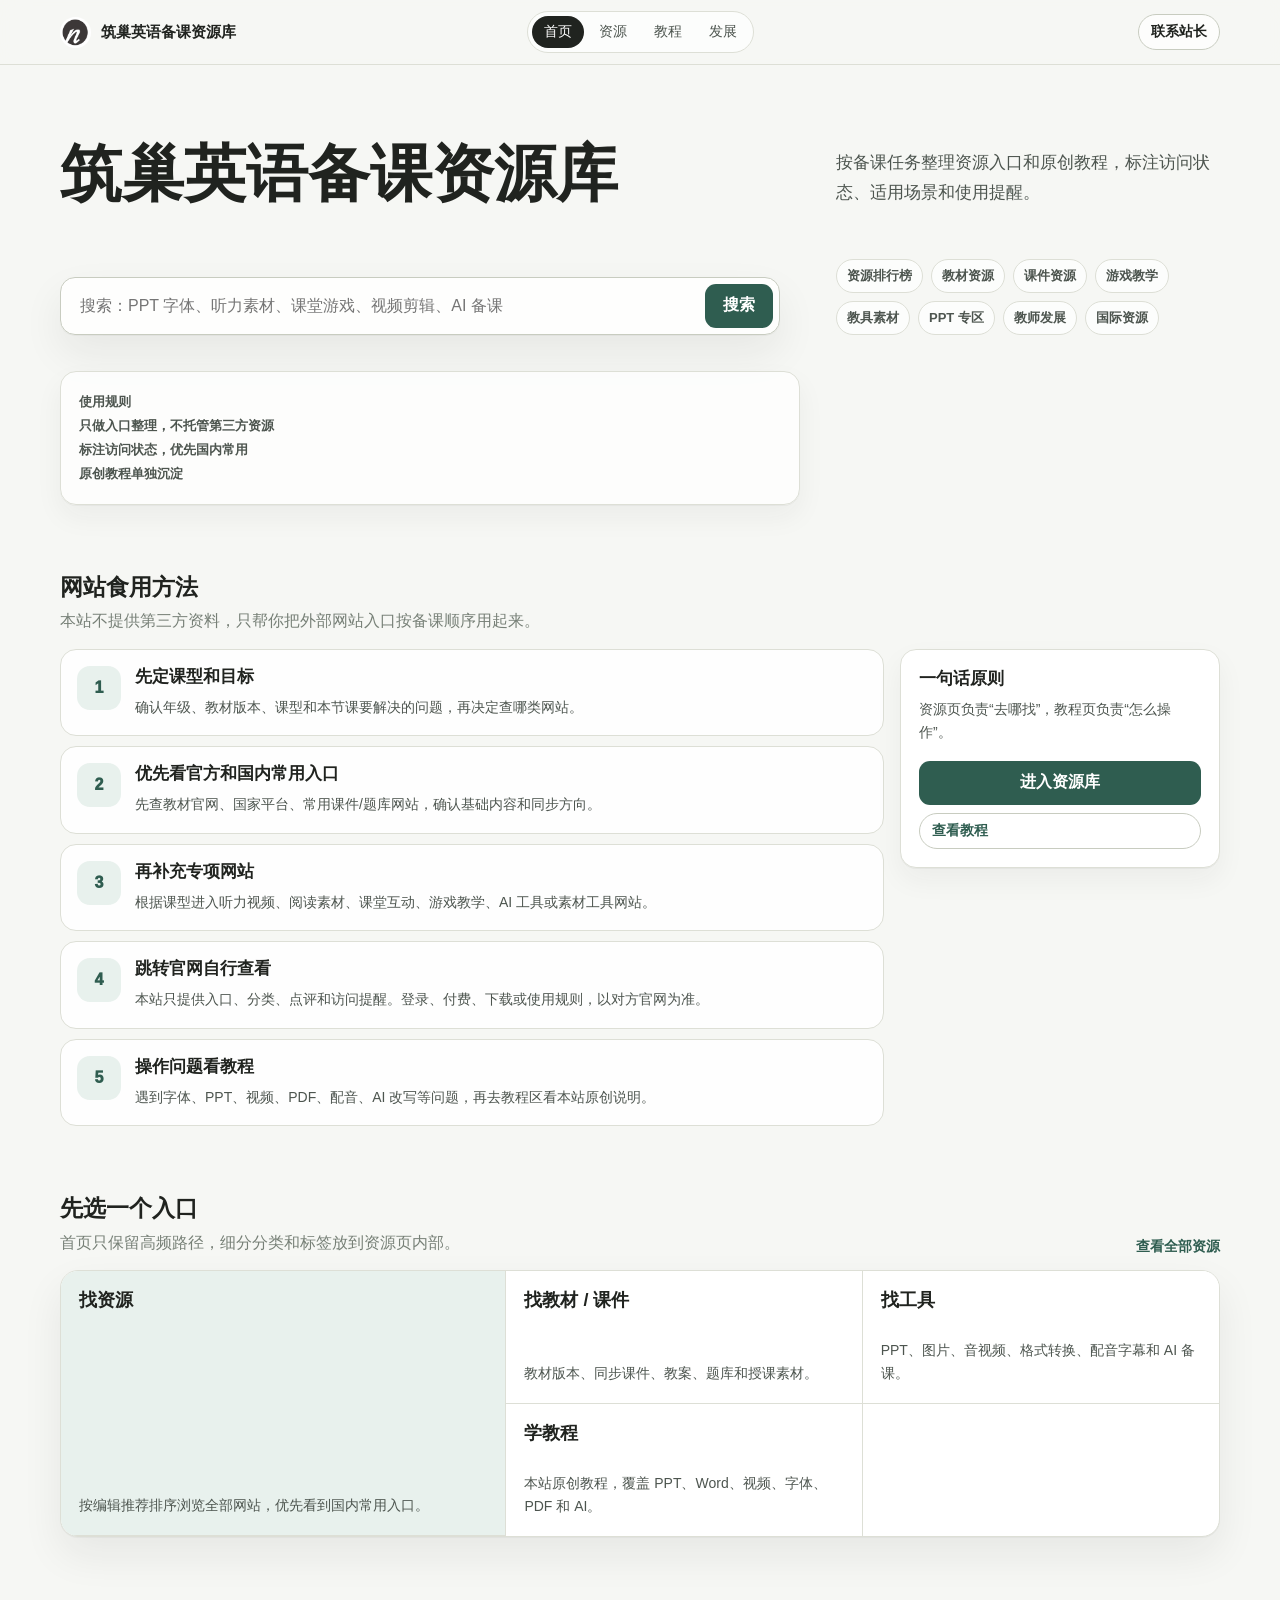
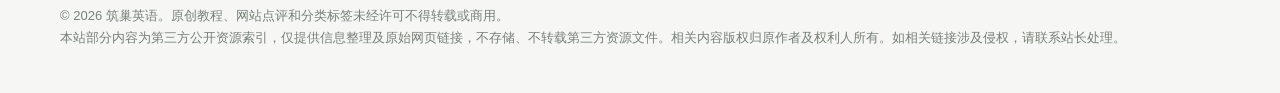
<file: index.html>
<!doctype html>
<html lang="zh-CN">
<head>
  <meta charset="utf-8">
  <meta name="viewport" content="width=device-width, initial-scale=1">
  <title>筑巢英语备课资源库</title>
  <link rel="canonical" href="https://teacher.nestenglish.com/">
  <meta property="og:url" content="https://teacher.nestenglish.com/">
  <meta property="og:title" content="筑巢英语备课资源库">
  <meta property="og:type" content="website">
  <meta property="og:image" content="https://teacher.nestenglish.com/assets/nest-logo.png">
  <meta name="twitter:card" content="summary">
  <meta name="description" content="筑巢英语备课资源库 - 面向中国英语教师的备课网站入口索引与原创教程，覆盖教材、课件、游戏、听力视频、AI 备课等。">
  <link rel="icon" type="image/png" href="assets/nest-logo.png">
  <link rel="stylesheet" href="app.css?v=24">
</head>
<body>
  <header class="topbar">
    <div class="wrap topbar-inner">
      <a class="brand" href="index.html"><span class="brand-mark"><img src="assets/nest-logo.png" alt=""></span><span>筑巢英语备课资源库</span></a>
      <nav class="nav" aria-label="主导航"><a class="active" href="index.html">首页</a><a href="resources.html">资源</a><a href="tutorials.html">教程</a><a href="development.html">发展</a></nav>
      <a class="partner" href="business.html">联系站长</a>
    </div>
  </header>
  <main>
    <section class="hero index-hero">
      <div class="wrap">
        <h1>筑巢英语备课资源库</h1>
        <p class="lead">按备课任务整理资源入口和原创教程，标注访问状态、适用场景和使用提醒。</p>
        <form class="search" action="resources.html"><input name="q" aria-label="搜索资源或教程" placeholder="搜索：PPT 字体、听力素材、课堂游戏、视频剪辑、AI 备课"><button type="submit">搜索</button></form>
        <div class="quick"><a href="resources.html?view=recommended">资源排行榜</a><a href="resources.html?category=教材资源">教材资源</a><a href="resources.html?category=课件资源">课件资源</a><a href="resources.html?category=游戏教学">游戏教学</a><a href="resources.html?category=教具素材">教具素材</a><a href="tutorials.html">PPT 专区</a><a href="development.html">教师发展</a><a href="resources.html?view=international">国际资源</a></div>
      </div>
    </section>
    <section class="section">
      <div class="wrap">
        <div class="section-head"><div><h2>网站食用方法</h2><p class="section-desc">本站不提供第三方资料，只帮你把外部网站入口按备课顺序用起来。</p></div></div>
        <div class="workflow-layout">
          <div class="workflow-main">
            <div class="workflow-step"><span>1</span><div><b>先定课型和目标</b><p>确认年级、教材版本、课型和本节课要解决的问题，再决定查哪类网站。</p></div></div>
            <div class="workflow-step"><span>2</span><div><b>优先看官方和国内常用入口</b><p>先查教材官网、国家平台、常用课件/题库网站，确认基础内容和同步方向。</p></div></div>
            <div class="workflow-step"><span>3</span><div><b>再补充专项网站</b><p>根据课型进入听力视频、阅读素材、课堂互动、游戏教学、AI 工具或素材工具网站。</p></div></div>
            <div class="workflow-step"><span>4</span><div><b>跳转官网自行查看</b><p>本站只提供入口、分类、点评和访问提醒。登录、付费、下载或使用规则，以对方官网为准。</p></div></div>
            <div class="workflow-step"><span>5</span><div><b>操作问题看教程</b><p>遇到字体、PPT、视频、PDF、配音、AI 改写等问题，再去教程区看本站原创说明。</p></div></div>
          </div>
          <aside class="workflow-side">
            <b>一句话原则</b>
            <p>资源页负责“去哪找”，教程页负责“怎么操作”。</p>
            <div class="workflow-actions">
              <a class="button" href="resources.html">进入资源库</a>
              <a class="visit" href="tutorials.html">查看教程</a>
            </div>
          </aside>
        </div>
      </div>
    </section>
    <section class="section">
      <div class="wrap">
        <div class="section-head"><div><h2>先选一个入口</h2><p class="section-desc">首页只保留高频路径，细分分类和标签放到资源页内部。</p></div><a class="more" href="resources.html">查看全部资源</a></div>
        <div class="path-grid">
          <a class="path-card" href="resources.html?view=recommended"><b>找资源</b><p>按编辑推荐排序浏览全部网站，优先看到国内常用入口。</p></a>
          <a class="path-card" href="resources.html?category=教材资源"><b>找教材 / 课件</b><p>教材版本、同步课件、教案、题库和授课素材。</p></a>
          <a class="path-card" href="resources.html?category=素材工具"><b>找工具</b><p>PPT、图片、音视频、格式转换、配音字幕和 AI 备课。</p></a>
          <a class="path-card" href="tutorials.html"><b>学教程</b><p>本站原创教程，覆盖 PPT、Word、视频、字体、PDF 和 AI。</p></a>
        </div>
      </div>
    </section>
  </main>
  <footer><div class="wrap"><div>© 2026 筑巢英语。原创教程、网站点评和分类标签未经许可不得转载或商用。</div><div>本站部分内容为第三方公开资源索引，仅提供信息整理及原始网页链接，不存储、不转载第三方资源文件。相关内容版权归原作者及权利人所有。如相关链接涉及侵权，请联系站长处理。</div></div></footer>
</body>
</html>
</file>
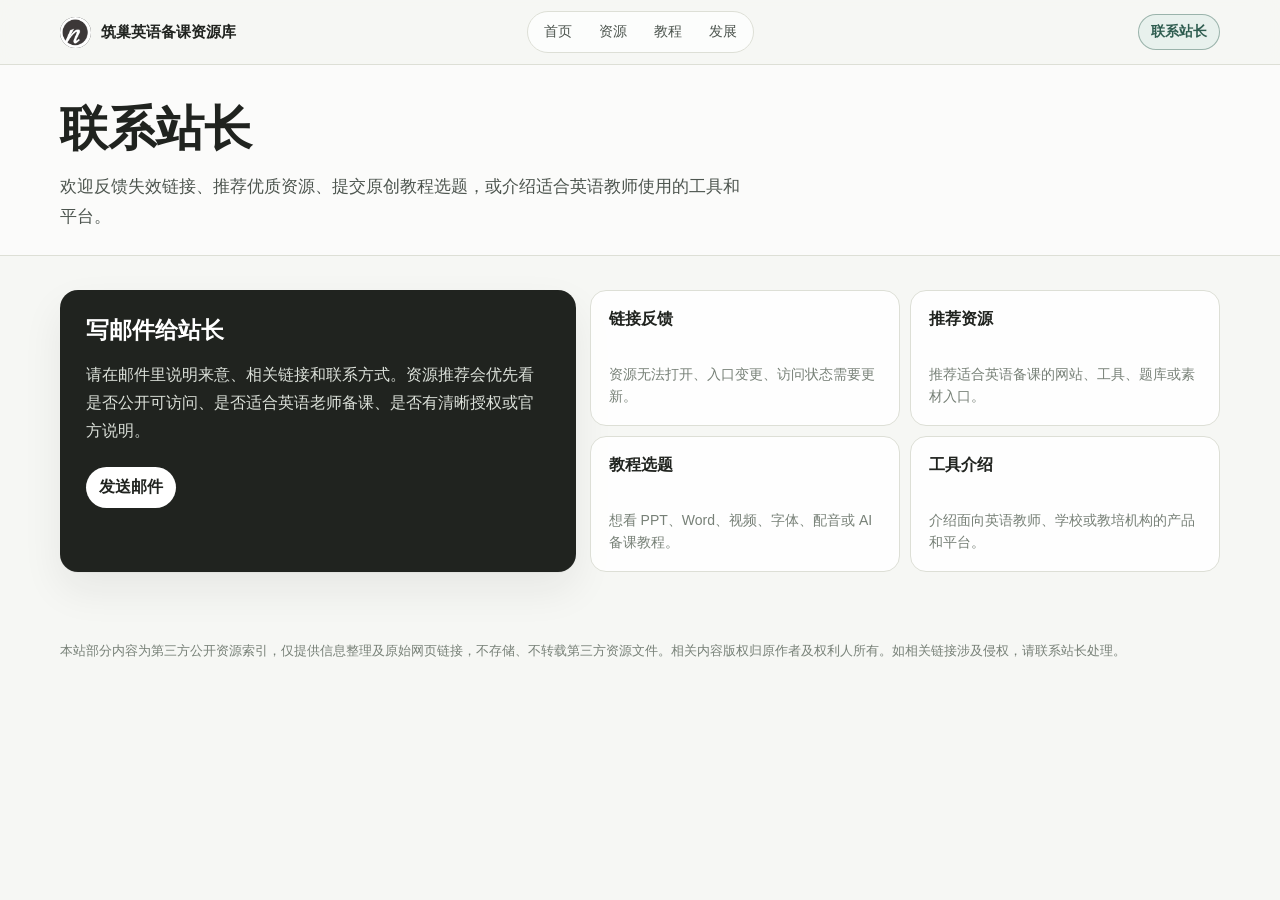
<file: business.html>
<!doctype html>
<html lang="zh-CN">
<head><meta charset="utf-8"><meta name="viewport" content="width=device-width, initial-scale=1"><title>联系站长 - 筑巢英语</title><link rel="canonical" href="https://teacher.nestenglish.com/business.html"><meta property="og:url" content="https://teacher.nestenglish.com/business.html"><meta property="og:title" content="联系站长 - 筑巢英语"><meta property="og:type" content="website"><meta property="og:image" content="https://teacher.nestenglish.com/assets/nest-logo.png"><meta name="twitter:card" content="summary"><meta name="description" content="反馈失效链接、推荐英语备课资源、提交原创教程选题或介绍教学工具。联系筑巢英语站长。"><link rel="icon" type="image/png" href="assets/nest-logo.png"><link rel="stylesheet" href="app.css?v=24"></head>
<body>
  <header class="topbar"><div class="wrap topbar-inner"><a class="brand" href="index.html"><span class="brand-mark"><img src="assets/nest-logo.png" alt=""></span><span>筑巢英语备课资源库</span></a><nav class="nav" aria-label="主导航"><a href="index.html">首页</a><a href="resources.html">资源</a><a href="tutorials.html">教程</a><a href="development.html">发展</a></nav><a class="partner active" href="business.html">联系站长</a></div></header>
  <main><section class="page-hero"><div class="wrap"><h1>联系站长</h1><p class="lead">欢迎反馈失效链接、推荐优质资源、提交原创教程选题，或介绍适合英语教师使用的工具和平台。</p></div></section><section class="section"><div class="wrap contact-layout"><div class="business"><h2>写邮件给站长</h2><p>请在邮件里说明来意、相关链接和联系方式。资源推荐会优先看是否公开可访问、是否适合英语老师备课、是否有清晰授权或官方说明。</p><a href="mailto:pjymegan@gmail.com">发送邮件</a></div><div class="contact-grid"><a class="contact-card" href="mailto:pjymegan@gmail.com?subject=资源链接反馈"><b>链接反馈</b><p>资源无法打开、入口变更、访问状态需要更新。</p></a><a class="contact-card" href="mailto:pjymegan@gmail.com?subject=推荐备课资源"><b>推荐资源</b><p>推荐适合英语备课的网站、工具、题库或素材入口。</p></a><a class="contact-card" href="mailto:pjymegan@gmail.com?subject=教程选题投稿"><b>教程选题</b><p>想看 PPT、Word、视频、字体、配音或 AI 备课教程。</p></a><a class="contact-card" href="mailto:pjymegan@gmail.com?subject=工具平台介绍"><b>工具介绍</b><p>介绍面向英语教师、学校或教培机构的产品和平台。</p></a></div></div></section></main>
  <footer><div class="wrap"><div>本站部分内容为第三方公开资源索引，仅提供信息整理及原始网页链接，不存储、不转载第三方资源文件。相关内容版权归原作者及权利人所有。如相关链接涉及侵权，请联系站长处理。</div></div></footer>
</body>
</html>
</file>
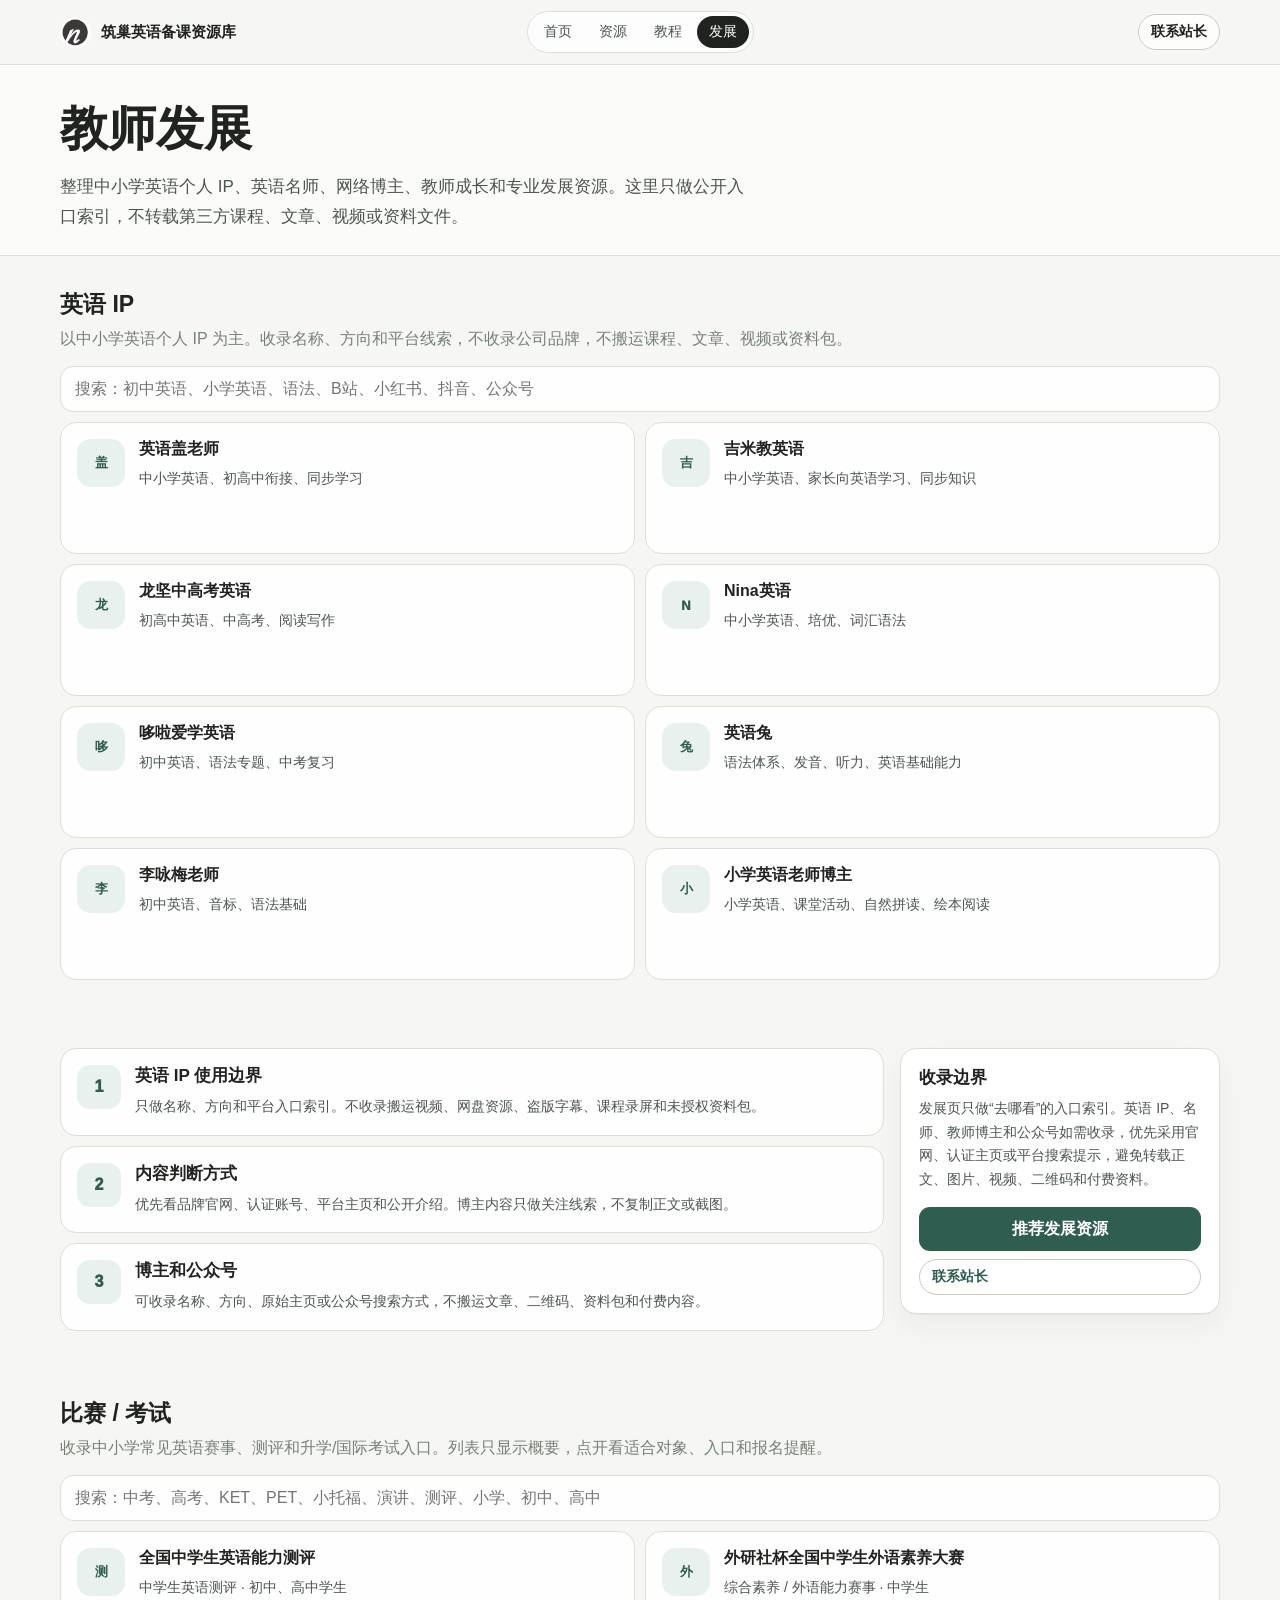
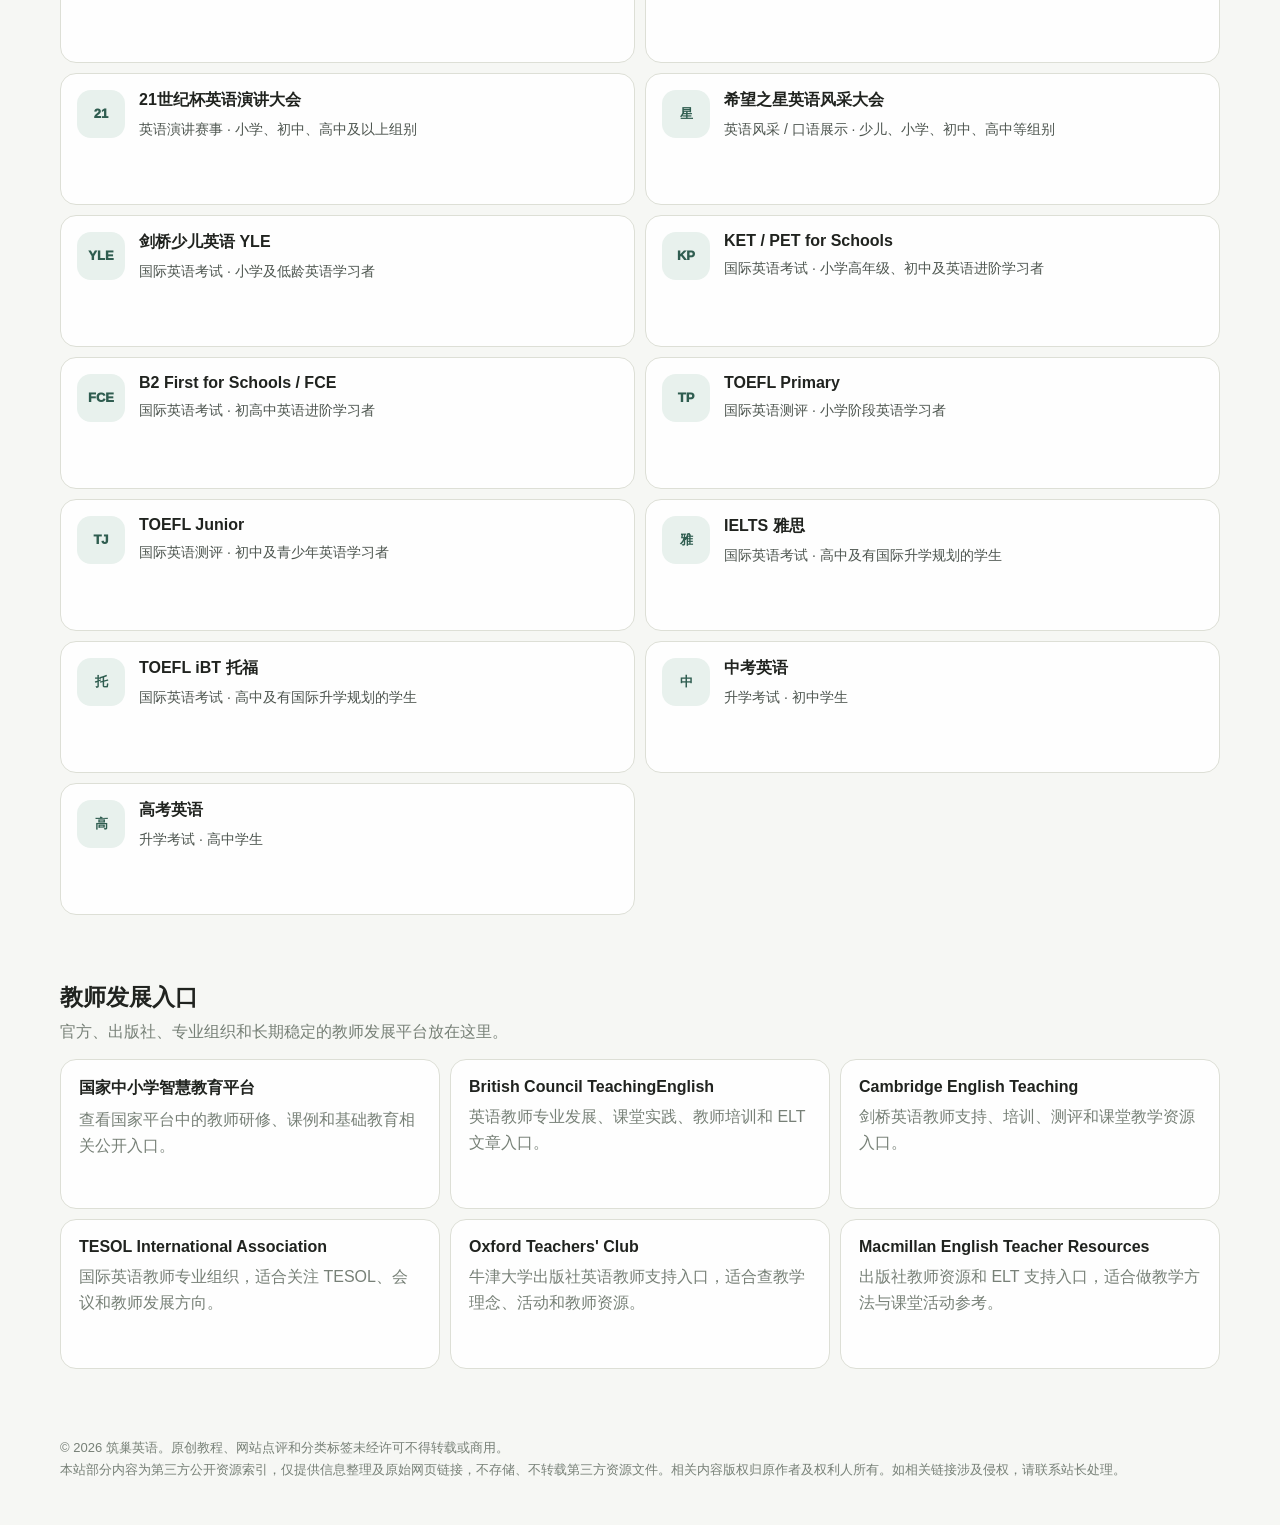
<file: development.html>
<!doctype html>
<html lang="zh-CN">
<head>
  <meta charset="utf-8">
  <meta name="viewport" content="width=device-width, initial-scale=1">
  <title>教师发展 - 筑巢英语</title>
  <link rel="canonical" href="https://teacher.nestenglish.com/development.html">
  <meta property="og:url" content="https://teacher.nestenglish.com/development.html">
  <meta property="og:title" content="教师发展 - 筑巢英语">
  <meta property="og:type" content="website">
  <meta property="og:image" content="https://teacher.nestenglish.com/assets/nest-logo.png">
  <meta name="twitter:card" content="summary">
  <meta name="description" content="中小学英语个人 IP、名师、教师成长与专业发展资源入口索引，以及英语赛事和考试信息。">
  <link rel="icon" type="image/png" href="assets/nest-logo.png">
  <link rel="stylesheet" href="app.css?v=24">
</head>
<body>
  <header class="topbar">
    <div class="wrap topbar-inner">
      <a class="brand" href="index.html"><span class="brand-mark"><img src="assets/nest-logo.png" alt=""></span><span>筑巢英语备课资源库</span></a>
      <nav class="nav" aria-label="主导航"><a href="index.html">首页</a><a href="resources.html">资源</a><a href="tutorials.html">教程</a><a class="active" href="development.html">发展</a></nav>
      <a class="partner" href="business.html">联系站长</a>
    </div>
  </header>

  <main>
    <section class="page-hero">
      <div class="wrap">
        <h1>教师发展</h1>
        <p class="lead">整理中小学英语个人 IP、英语名师、网络博主、教师成长和专业发展资源。这里只做公开入口索引，不转载第三方课程、文章、视频或资料文件。</p>
      </div>
    </section>

    <section class="section">
      <div class="wrap">
        <div class="section-head">
          <div>
            <h2>英语 IP</h2>
            <p class="section-desc">以中小学英语个人 IP 为主。收录名称、方向和平台线索，不收录公司品牌，不搬运课程、文章、视频或资料包。</p>
          </div>
        </div>
        <div class="resource-toolbar ip-toolbar">
          <input data-ip-search aria-label="搜索英语 IP" placeholder="搜索：初中英语、小学英语、语法、B站、小红书、抖音、公众号">
        </div>
        <div class="ip-grid" data-ip-list></div>
      </div>
    </section>

    <section class="section">
      <div class="wrap workflow-layout">
        <div class="workflow-main">
          <div class="workflow-step"><span>1</span><div><b>英语 IP 使用边界</b><p>只做名称、方向和平台入口索引。不收录搬运视频、网盘资源、盗版字幕、课程录屏和未授权资料包。</p></div></div>
          <div class="workflow-step"><span>2</span><div><b>内容判断方式</b><p>优先看品牌官网、认证账号、平台主页和公开介绍。博主内容只做关注线索，不复制正文或截图。</p></div></div>
          <div class="workflow-step"><span>3</span><div><b>博主和公众号</b><p>可收录名称、方向、原始主页或公众号搜索方式，不搬运文章、二维码、资料包和付费内容。</p></div></div>
        </div>
        <aside class="workflow-side">
          <b>收录边界</b>
          <p>发展页只做“去哪看”的入口索引。英语 IP、名师、教师博主和公众号如需收录，优先采用官网、认证主页或平台搜索提示，避免转载正文、图片、视频、二维码和付费资料。</p>
          <div class="workflow-actions">
            <a class="button" href="mailto:pjymegan@gmail.com?subject=推荐教师发展资源">推荐发展资源</a>
            <a class="visit" href="business.html">联系站长</a>
          </div>
        </aside>
      </div>
    </section>

    <section class="section">
      <div class="wrap">
        <div class="section-head">
          <div>
            <h2>比赛 / 考试</h2>
            <p class="section-desc">收录中小学常见英语赛事、测评和升学/国际考试入口。列表只显示概要，点开看适合对象、入口和报名提醒。</p>
          </div>
        </div>
        <div class="resource-toolbar ip-toolbar">
          <input data-competition-search aria-label="搜索比赛和考试" placeholder="搜索：中考、高考、KET、PET、小托福、演讲、测评、小学、初中、高中">
        </div>
        <div class="ip-grid" data-competition-list></div>
      </div>
    </section>

    <section class="section">
      <div class="wrap">
        <div class="section-head">
          <div>
            <h2>教师发展入口</h2>
            <p class="section-desc">官方、出版社、专业组织和长期稳定的教师发展平台放在这里。</p>
          </div>
        </div>
        <div class="topic-grid">
          <a class="topic" href="https://basic.smartedu.cn/" target="_blank" rel="noopener"><b>国家中小学智慧教育平台</b><p>查看国家平台中的教师研修、课例和基础教育相关公开入口。</p></a>
          <a class="topic" href="https://www.teachingenglish.org.uk/professional-development" target="_blank" rel="noopener"><b>British Council TeachingEnglish</b><p>英语教师专业发展、课堂实践、教师培训和 ELT 文章入口。</p></a>
          <a class="topic" href="https://www.cambridgeenglish.org/teaching-english/" target="_blank" rel="noopener"><b>Cambridge English Teaching</b><p>剑桥英语教师支持、培训、测评和课堂教学资源入口。</p></a>
          <a class="topic" href="https://www.tesol.org/" target="_blank" rel="noopener"><b>TESOL International Association</b><p>国际英语教师专业组织，适合关注 TESOL、会议和教师发展方向。</p></a>
          <a class="topic" href="https://elt.oup.com/teachers/" target="_blank" rel="noopener"><b>Oxford Teachers' Club</b><p>牛津大学出版社英语教师支持入口，适合查教学理念、活动和教师资源。</p></a>
          <a class="topic" href="https://www.macmillanenglish.com/cn/blog-resources/teacher-resources" target="_blank" rel="noopener"><b>Macmillan English Teacher Resources</b><p>出版社教师资源和 ELT 支持入口，适合做教学方法与课堂活动参考。</p></a>
        </div>
      </div>
    </section>
  </main>

  <div class="detail-panel" data-ip-panel hidden role="dialog" aria-modal="true" aria-label="英语 IP / 比赛考试详情">
    <div class="detail-backdrop" data-close-ip></div>
    <aside class="detail-sheet" aria-label="英语 IP 详情">
      <button class="detail-close" type="button" data-close-ip>关闭</button>
      <div data-ip-detail></div>
    </aside>
  </div>

  <footer>
    <div class="wrap">
      <div>© 2026 筑巢英语。原创教程、网站点评和分类标签未经许可不得转载或商用。</div>
      <div>本站部分内容为第三方公开资源索引，仅提供信息整理及原始网页链接，不存储、不转载第三方资源文件。相关内容版权归原作者及权利人所有。如相关链接涉及侵权，请联系站长处理。</div>
    </div>
  </footer>
  <script src="development-data.js?v=2"></script>
  <script src="development.js?v=2"></script>
</body>
</html>
</file>
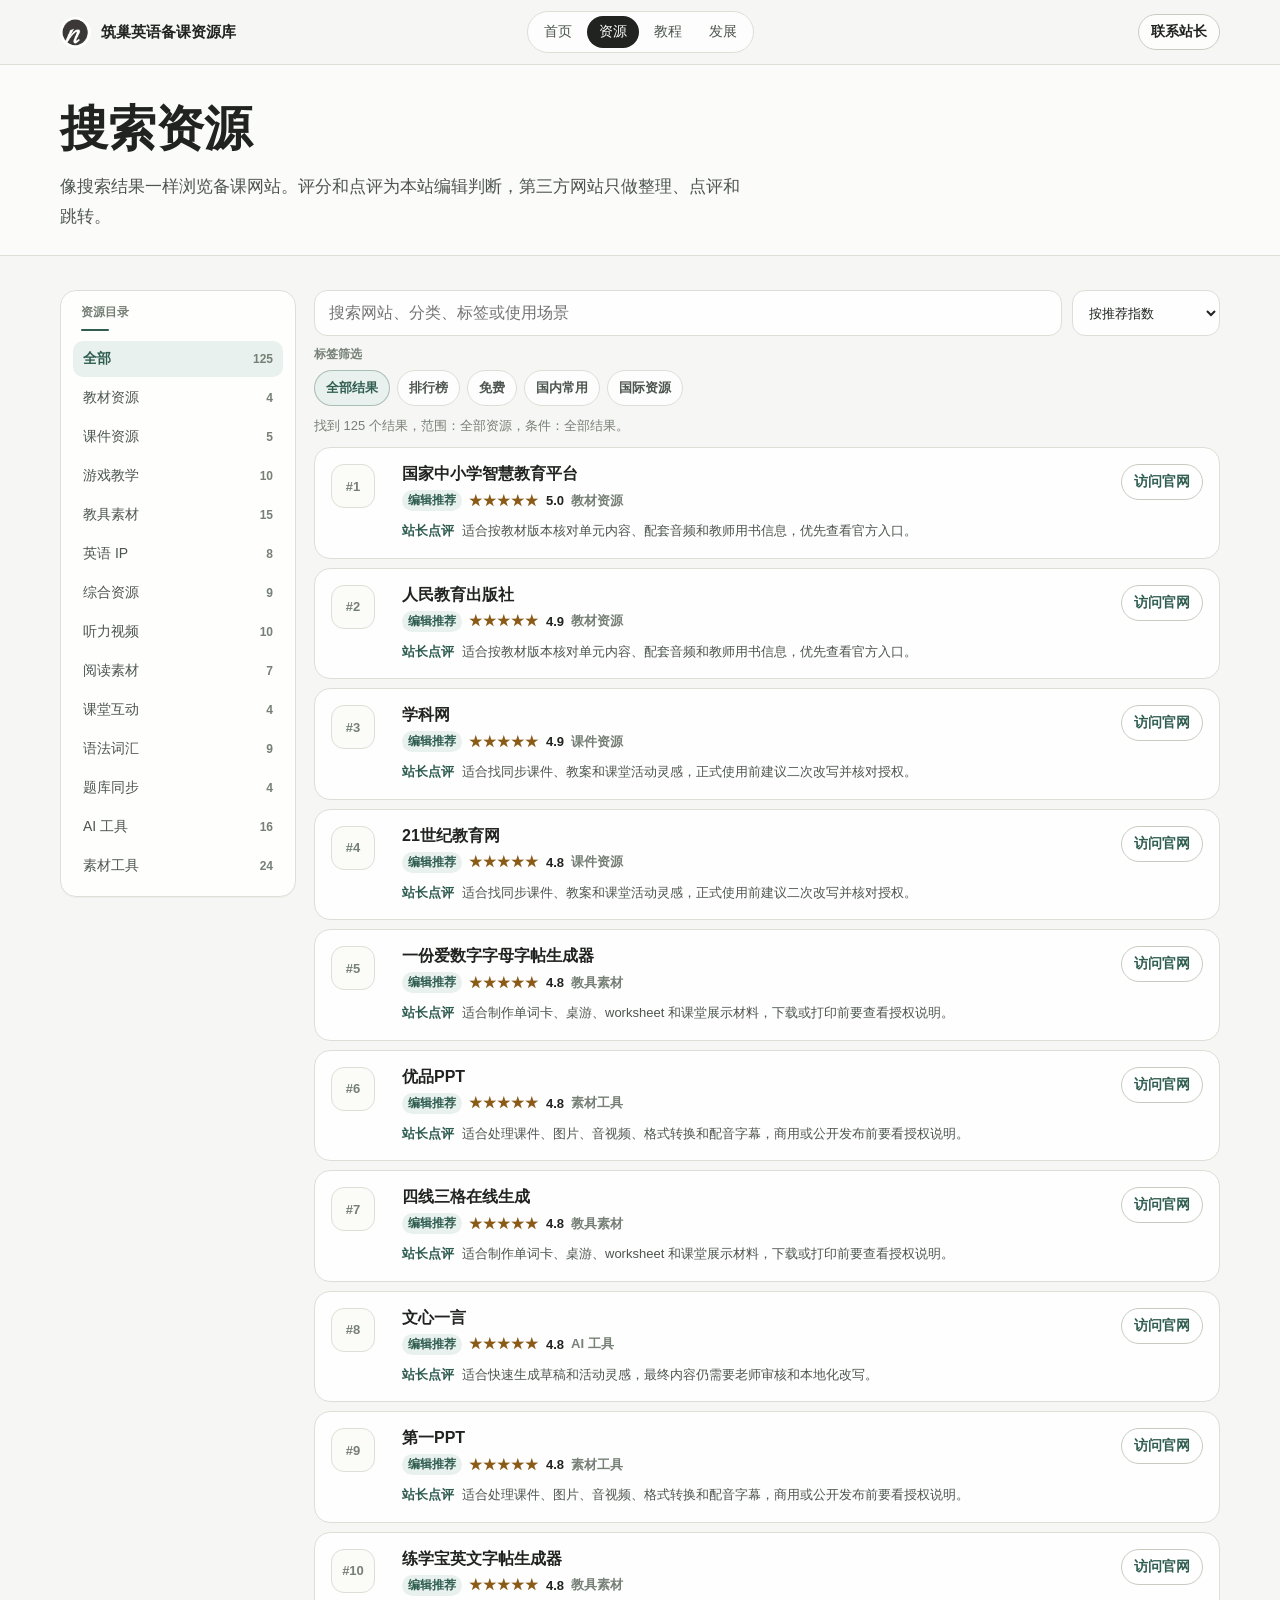
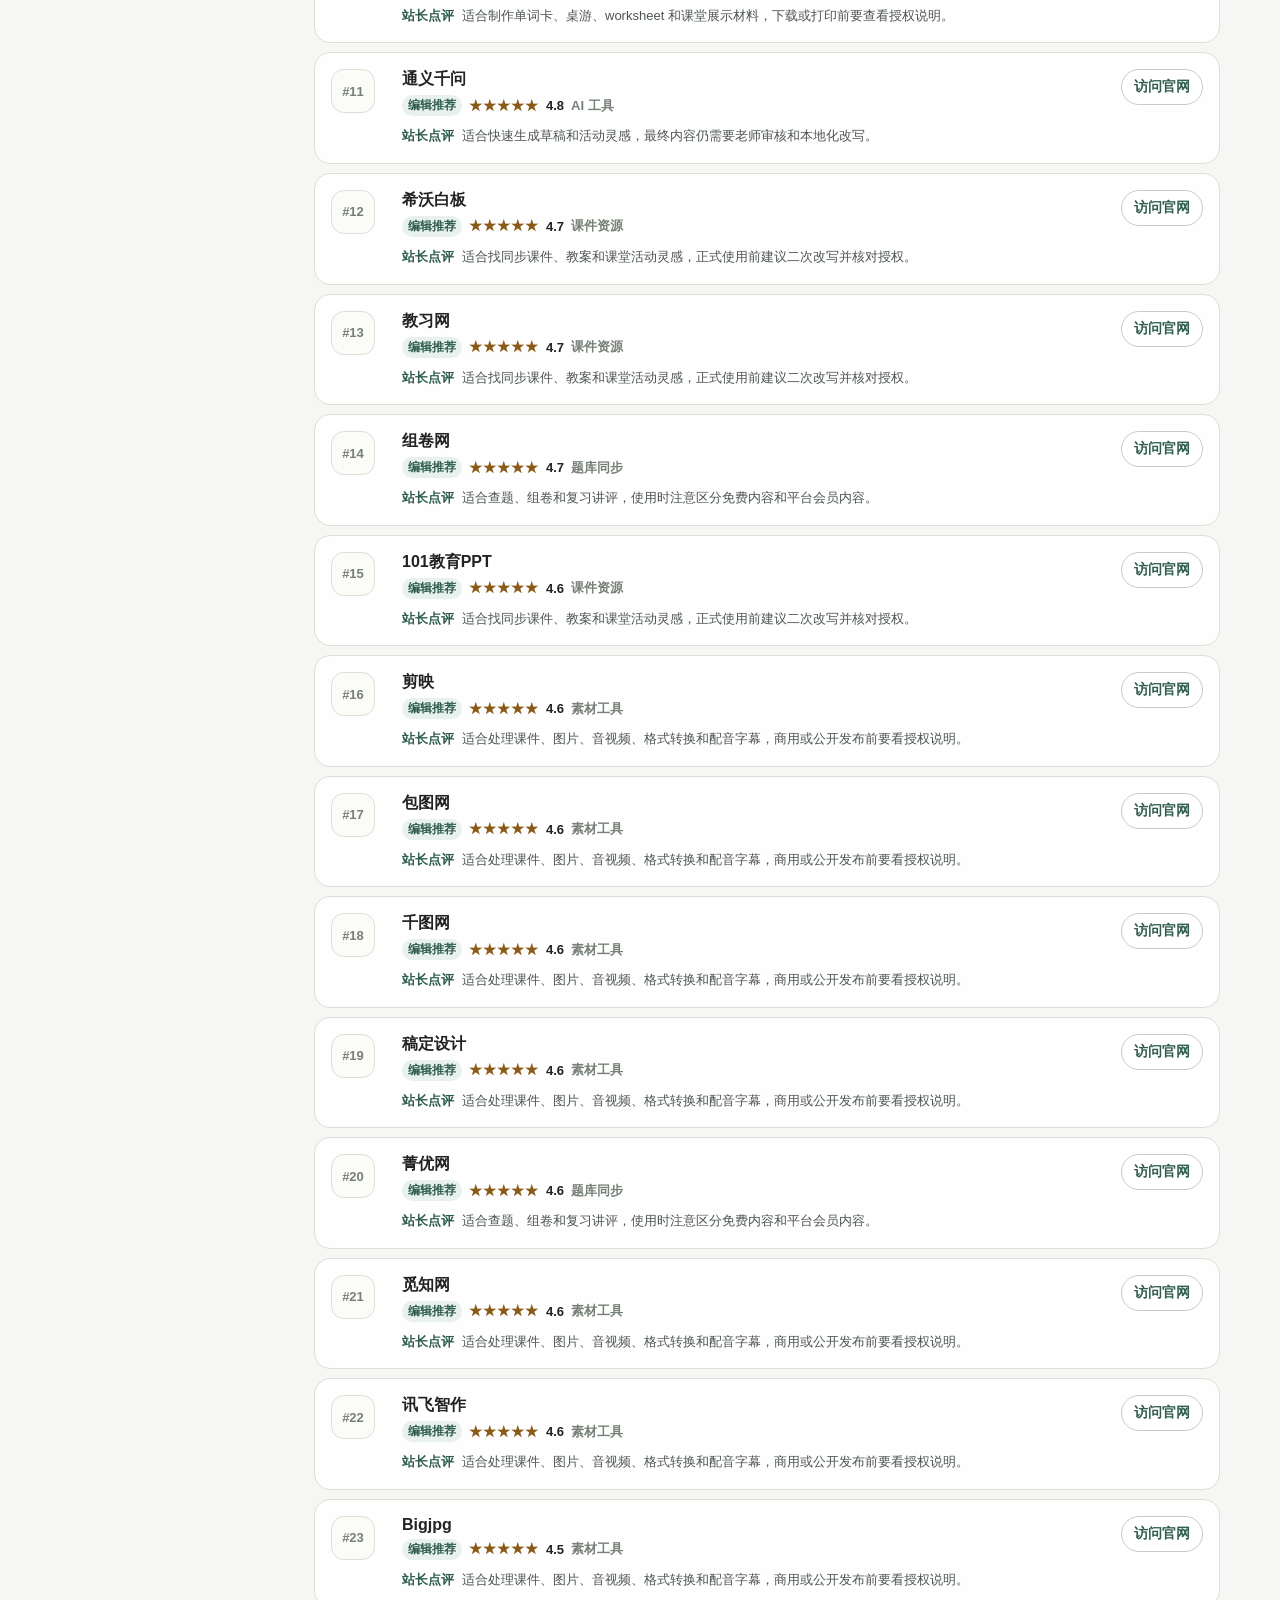
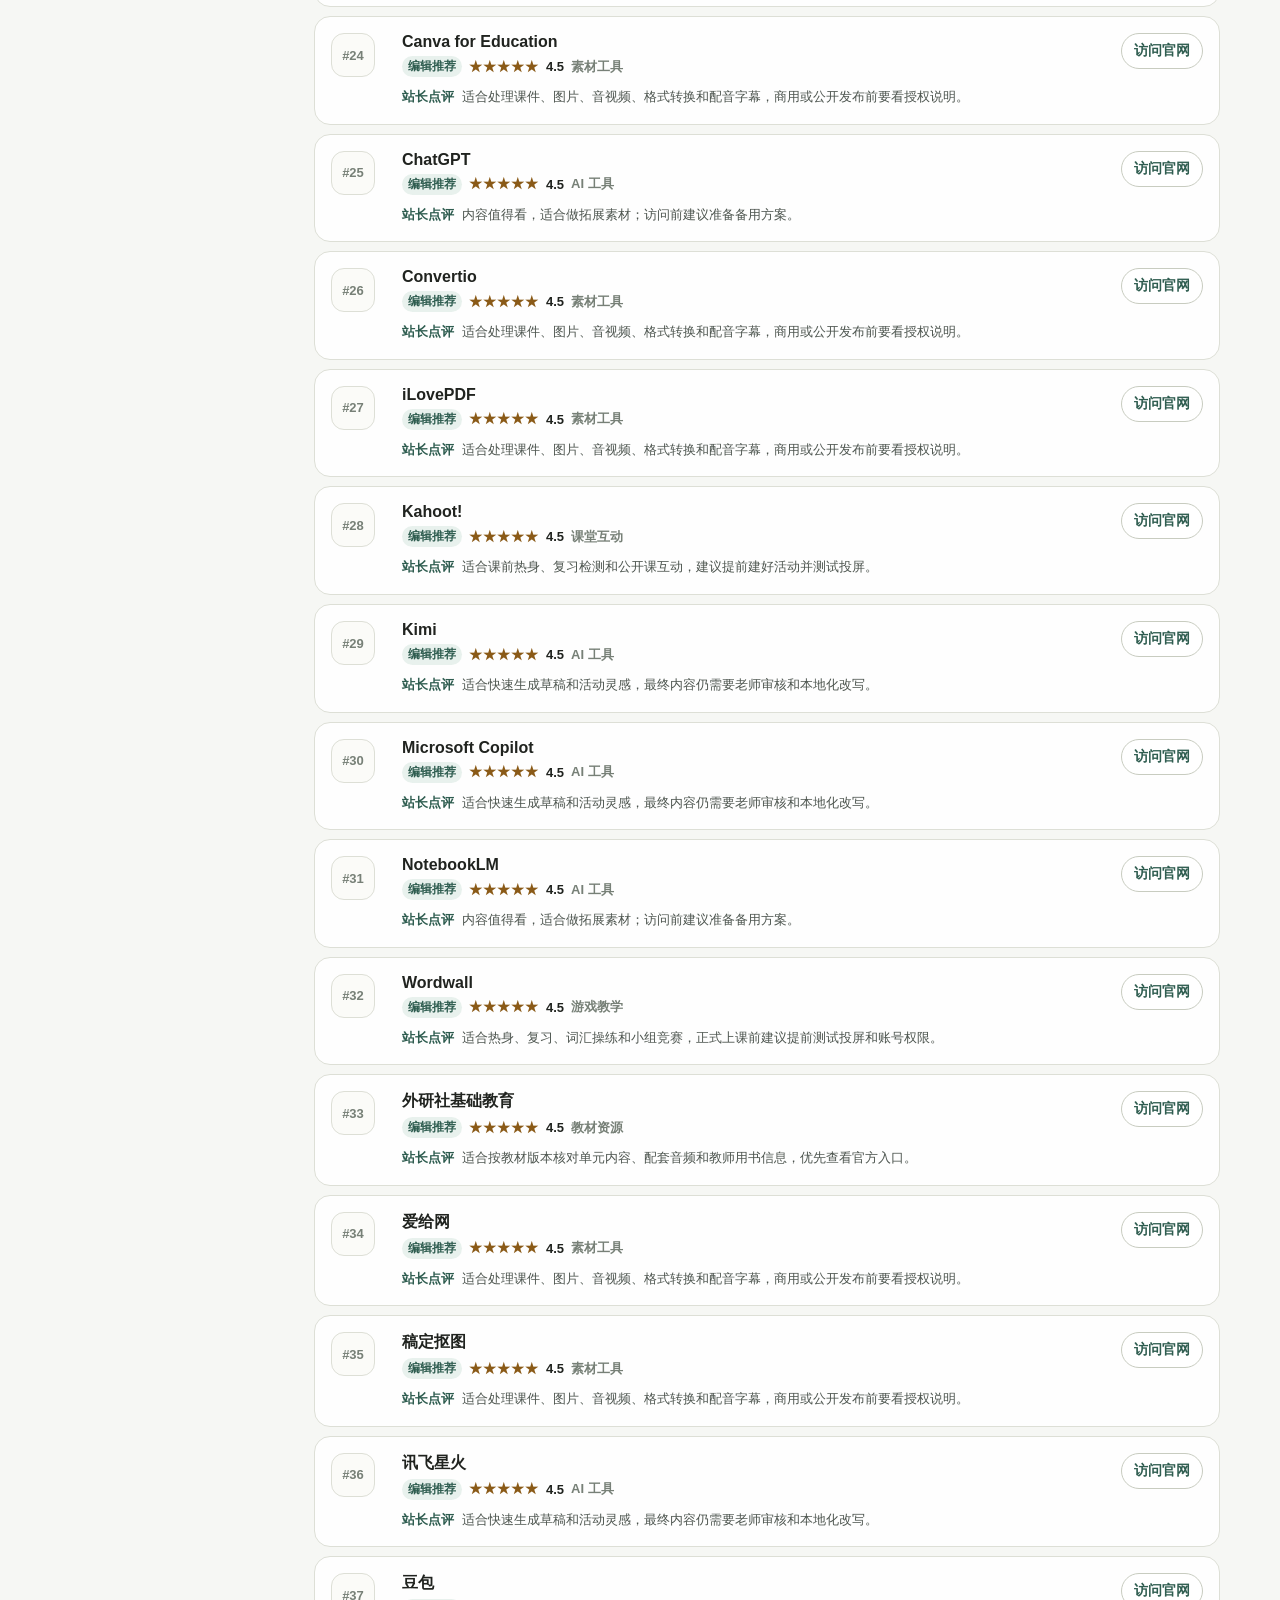
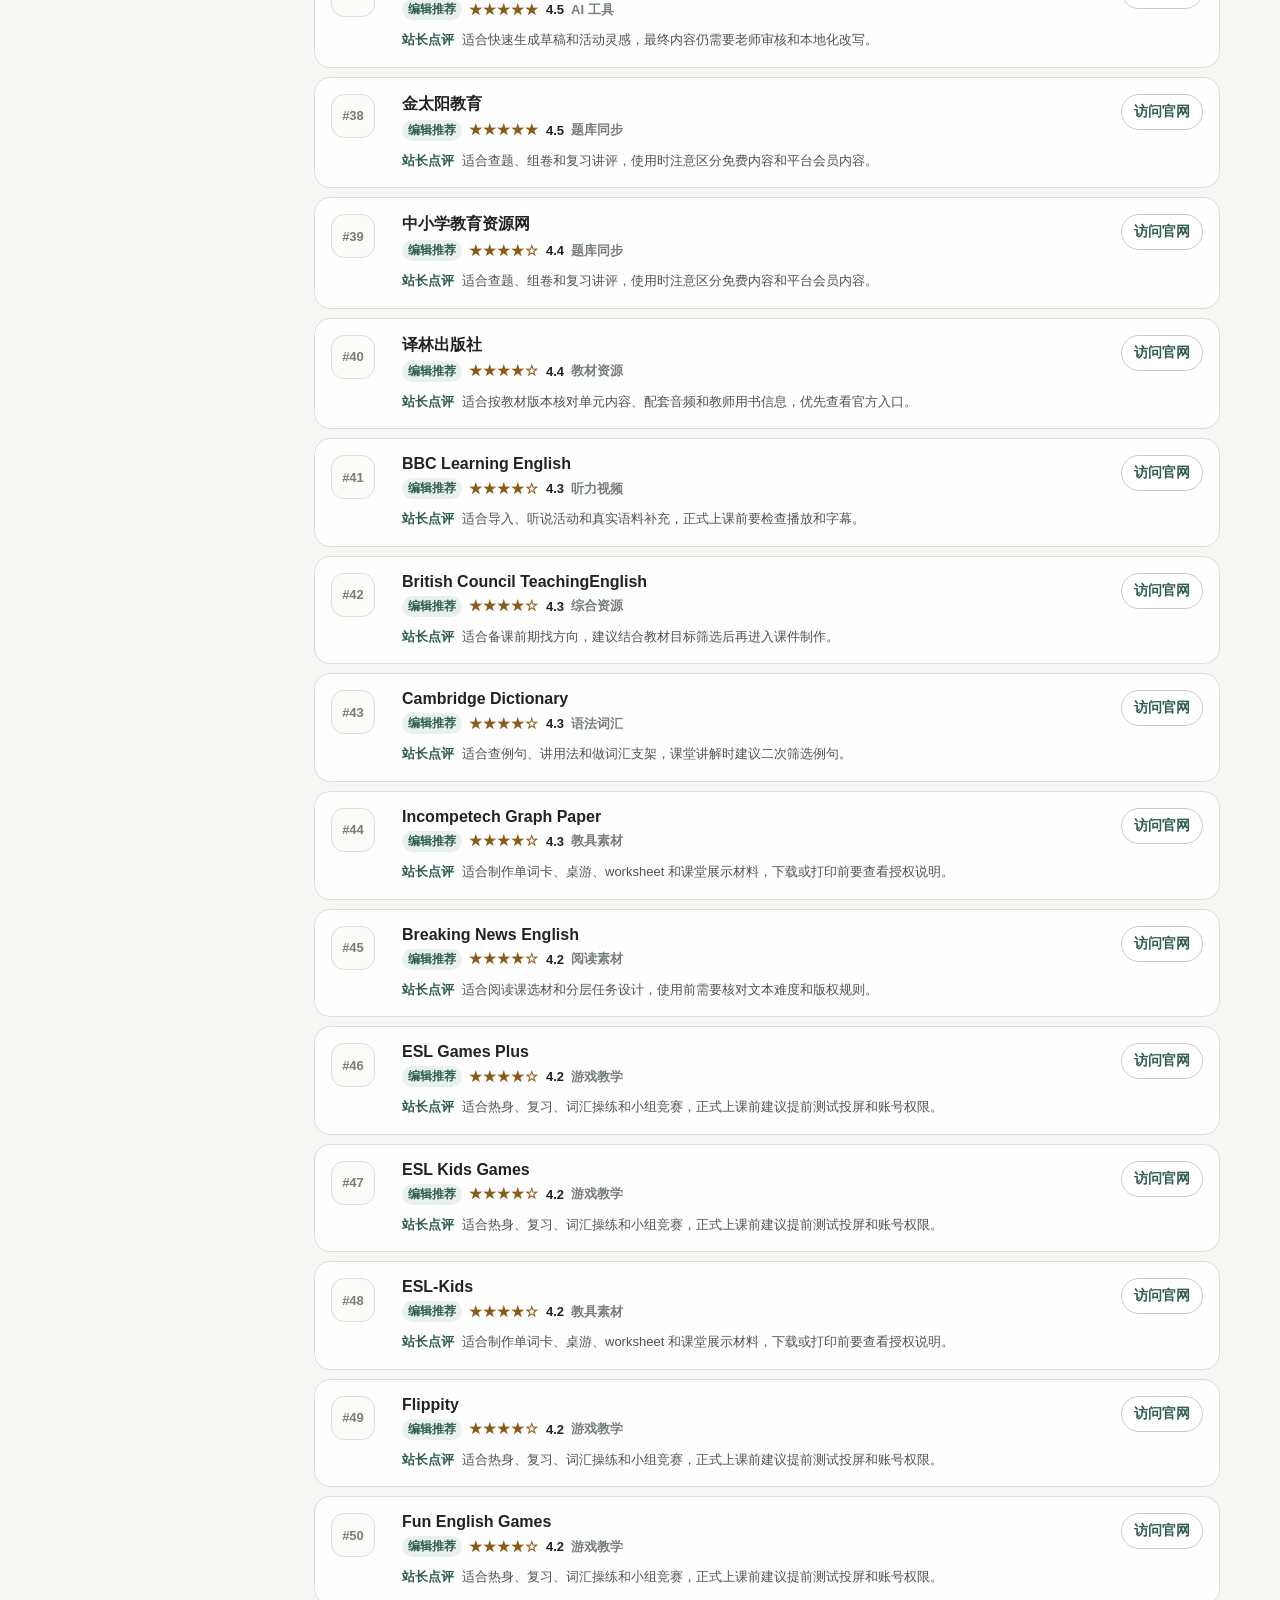
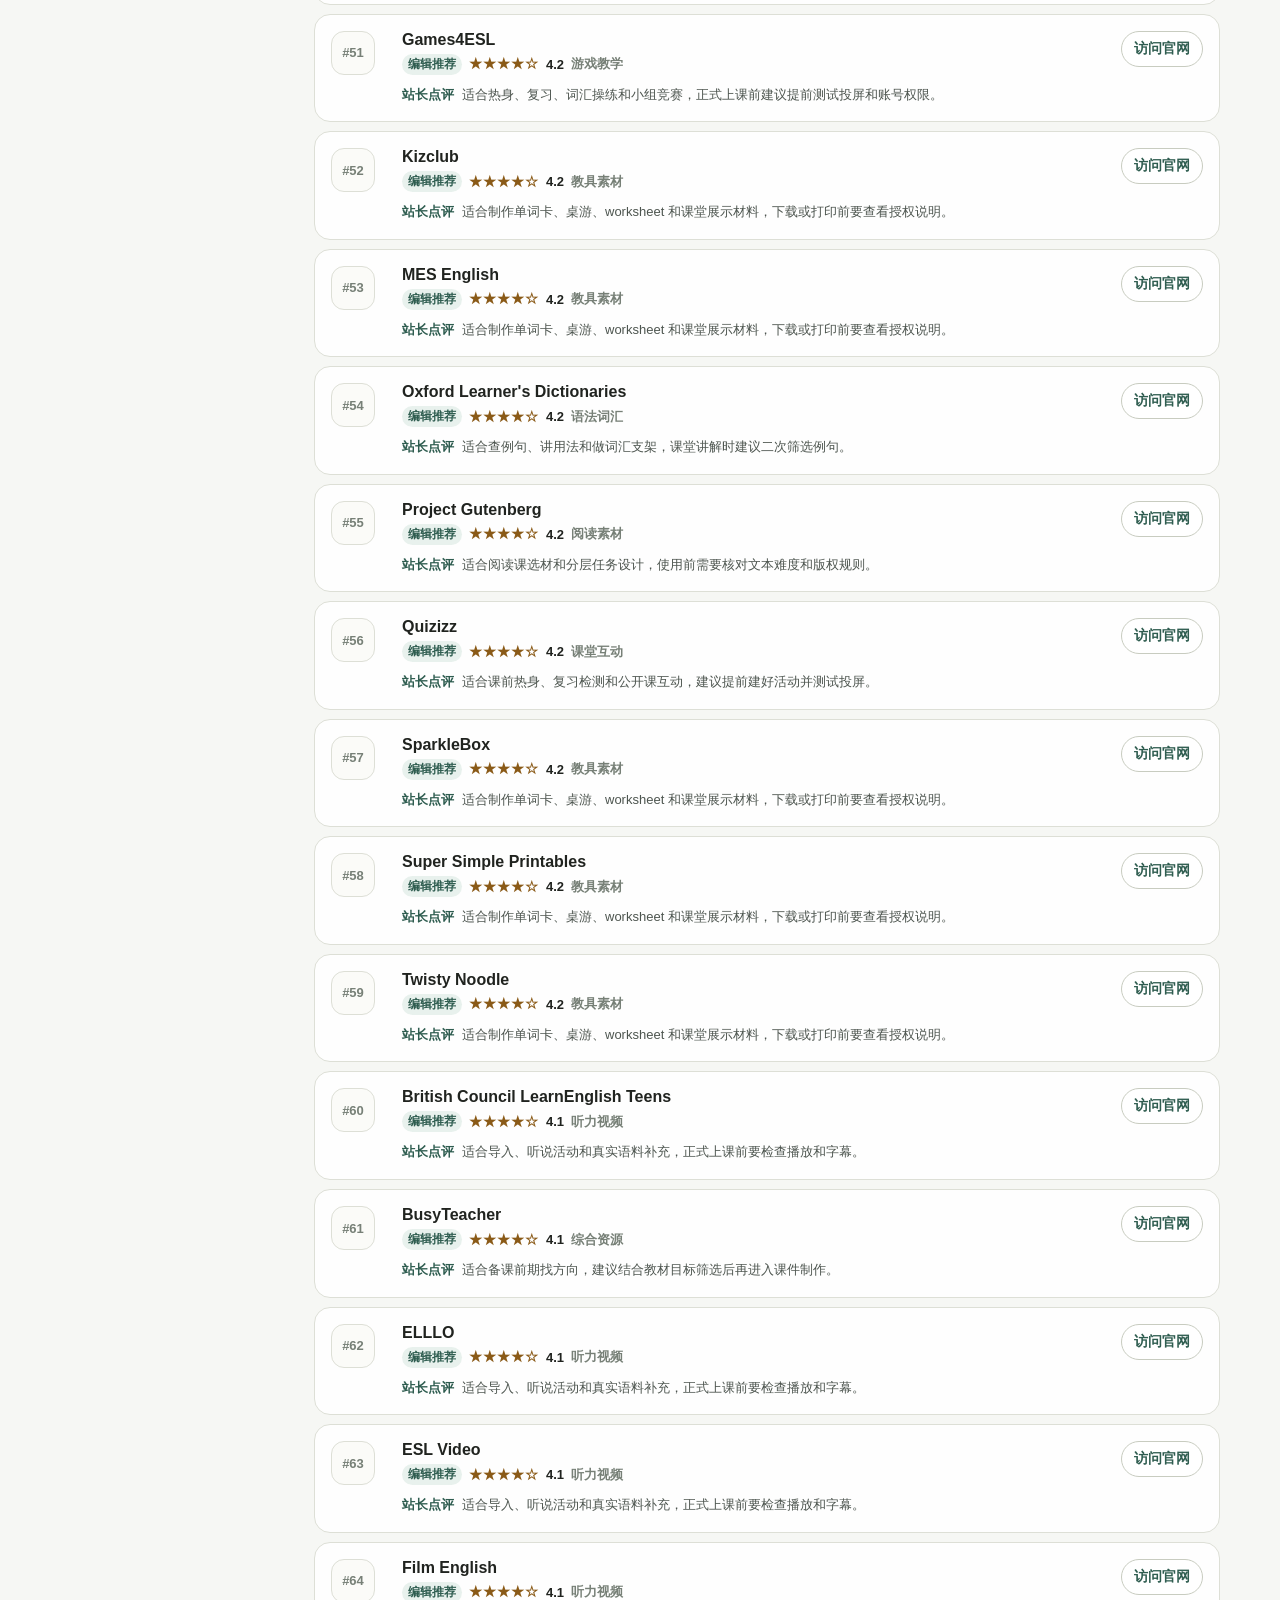
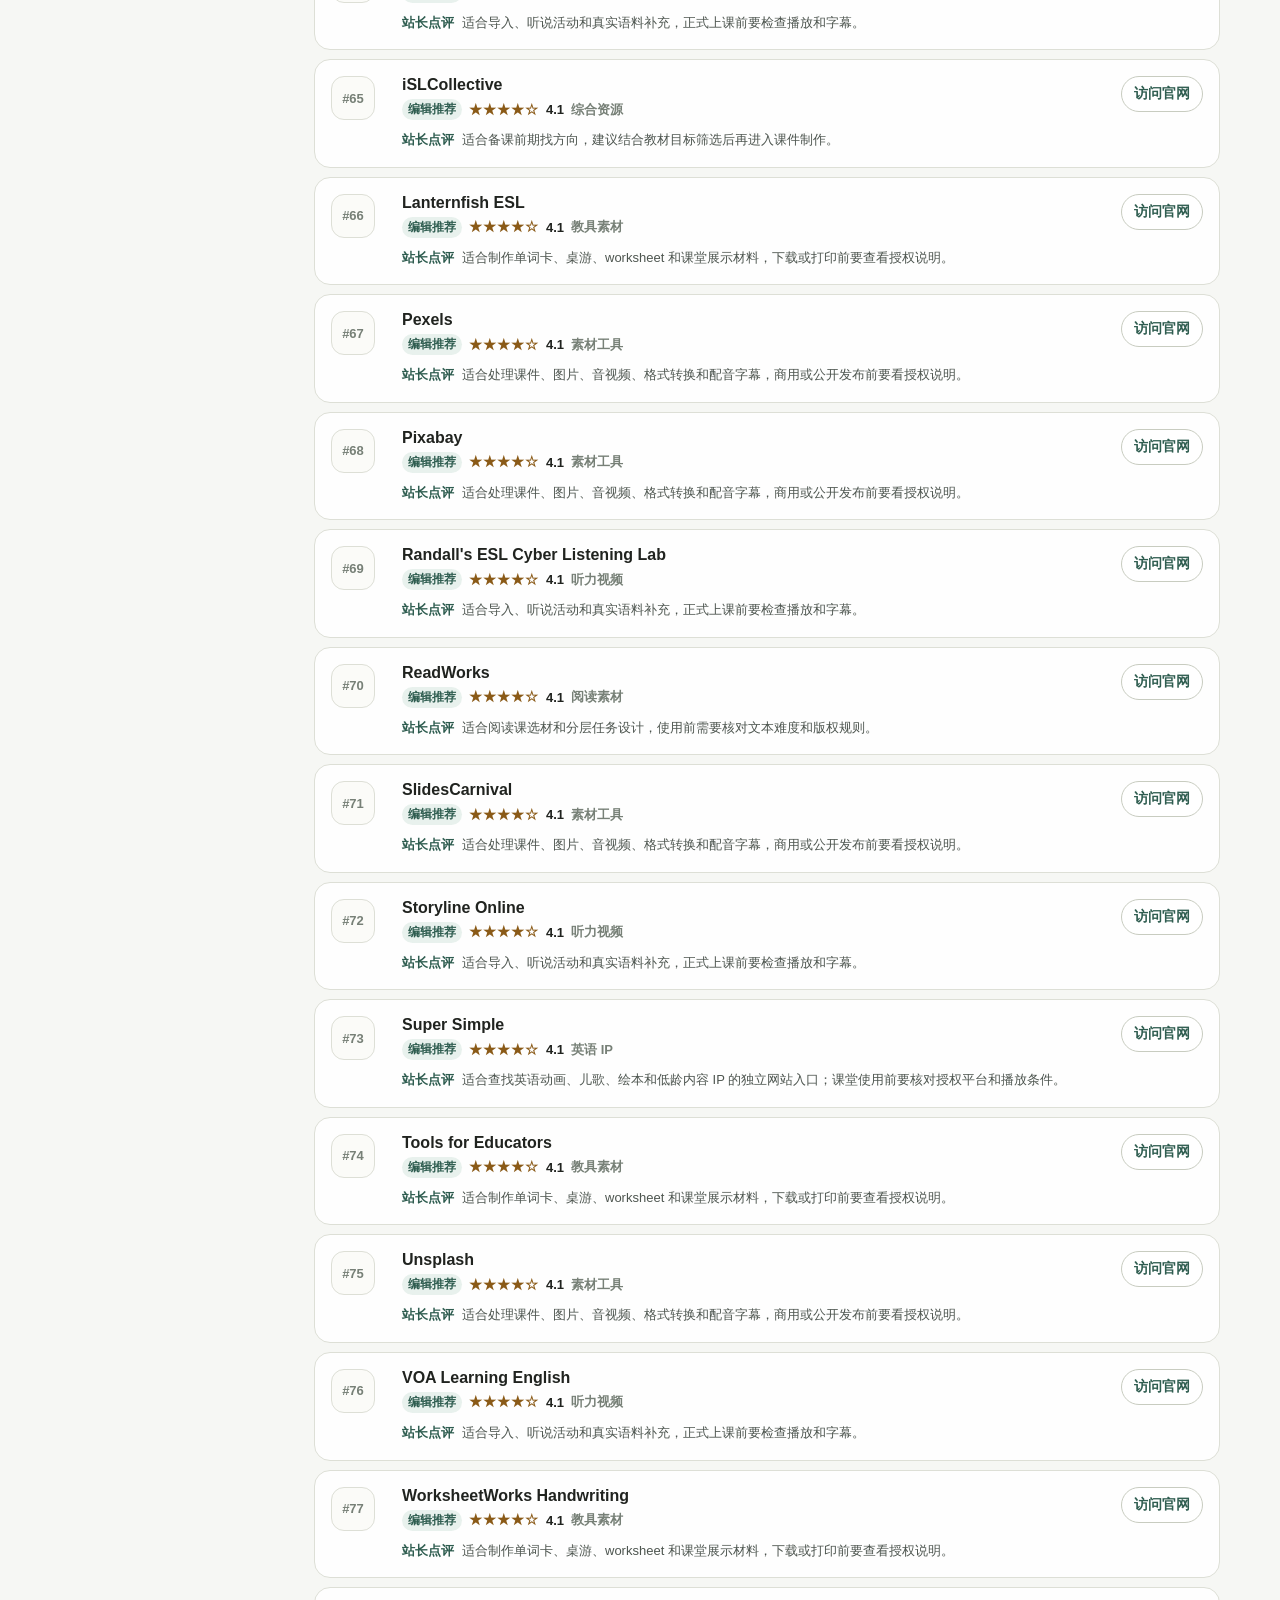
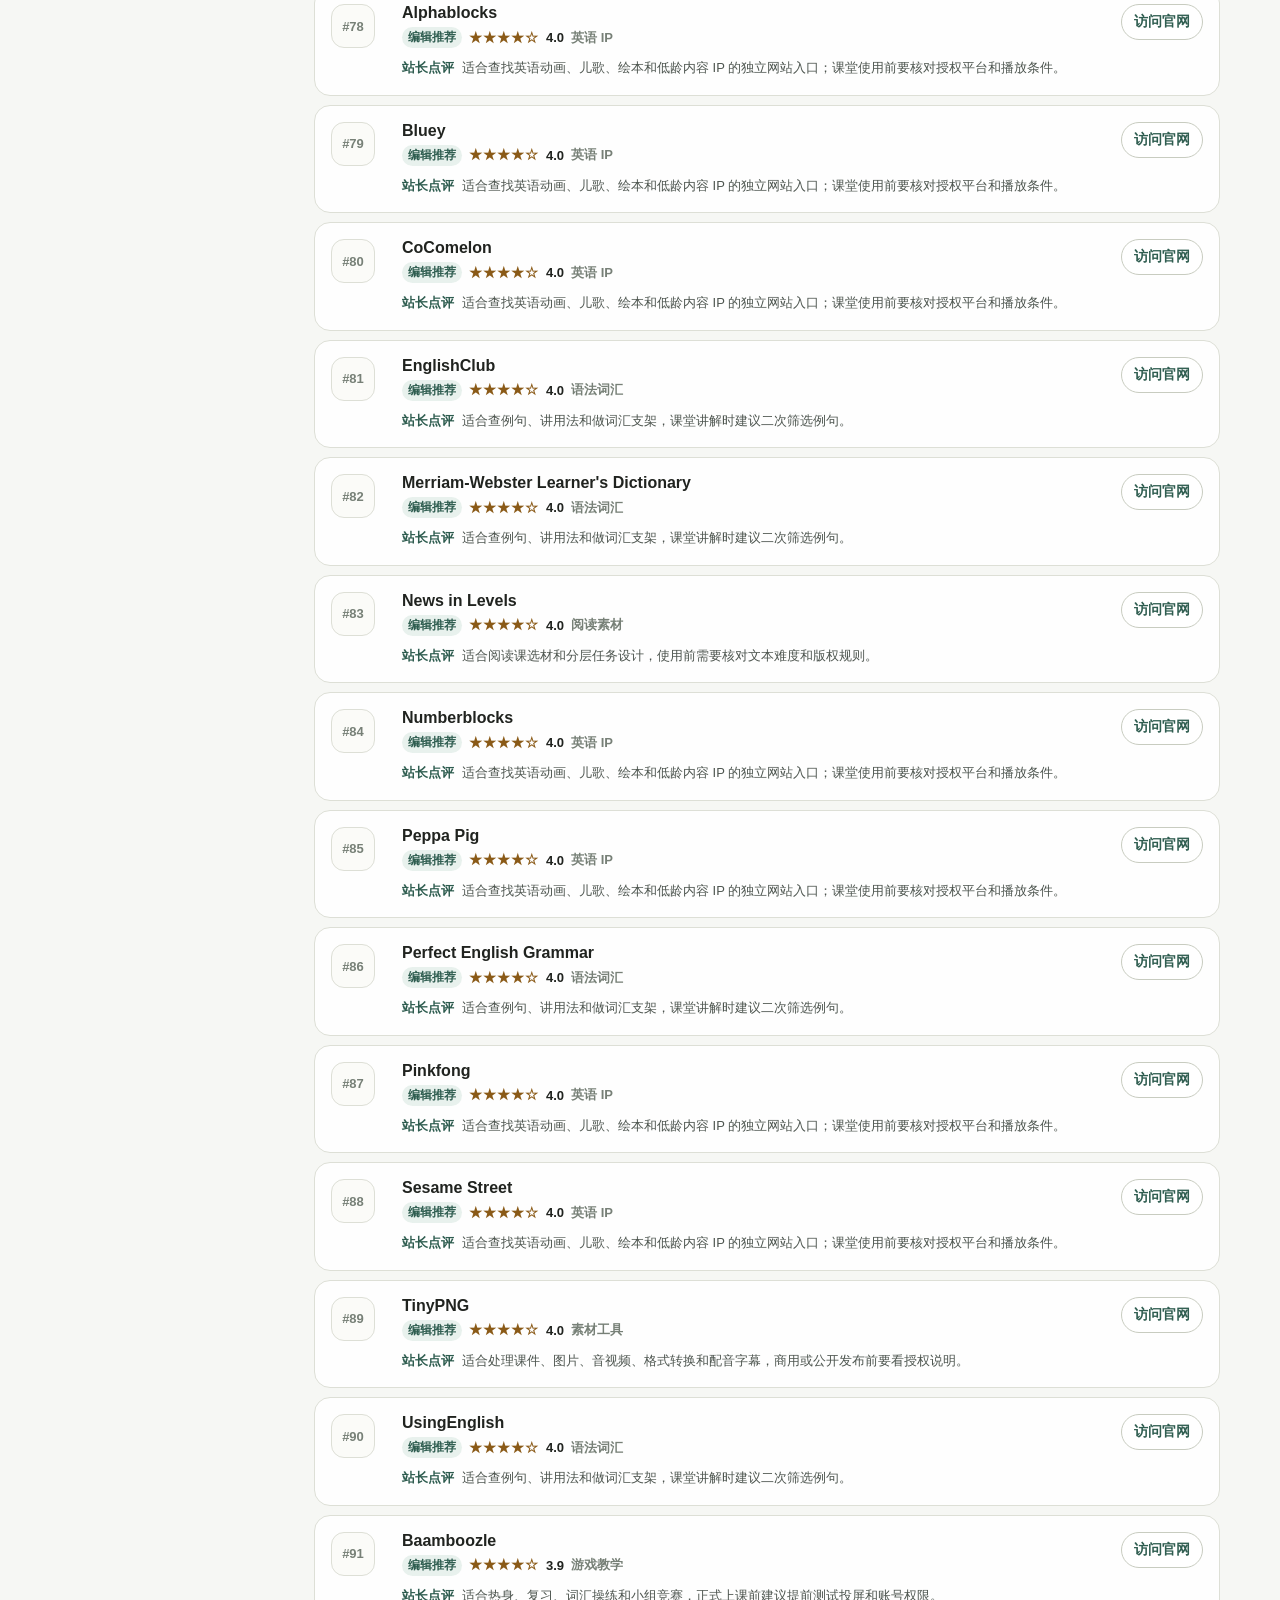
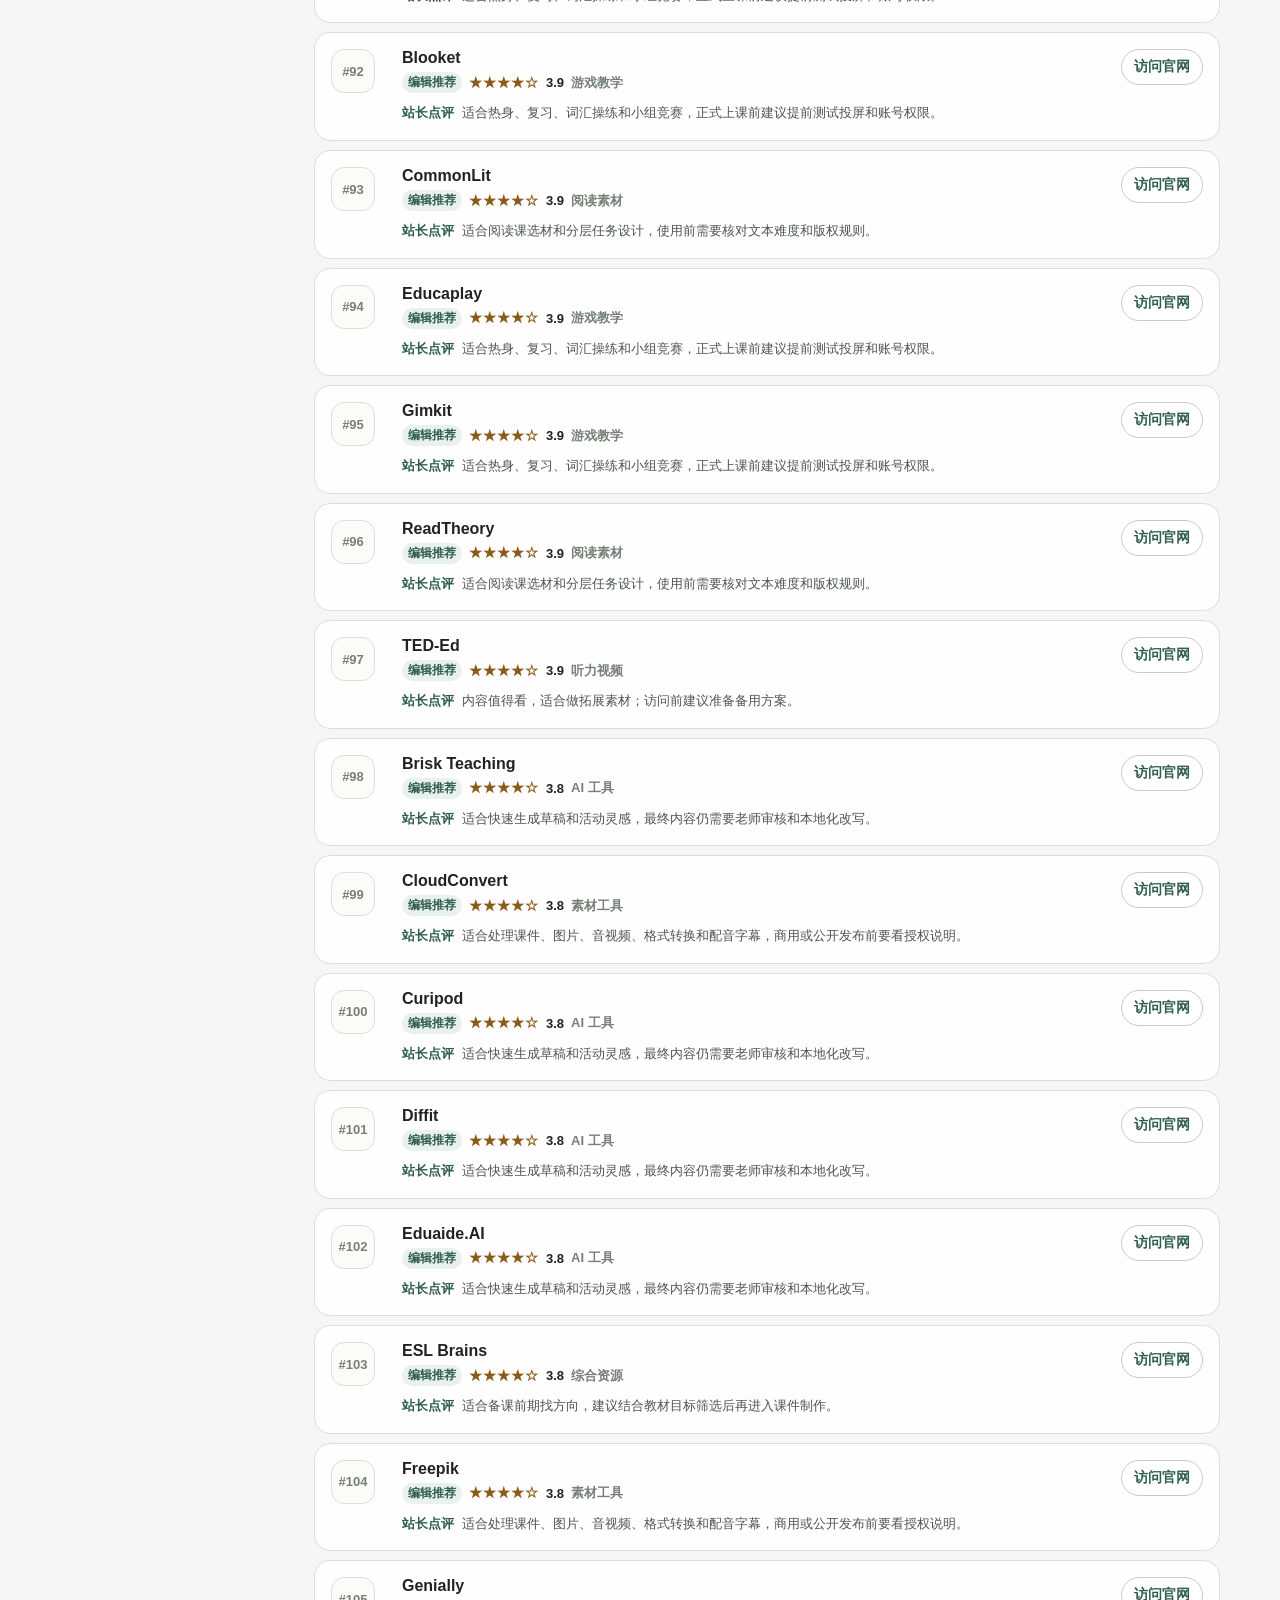
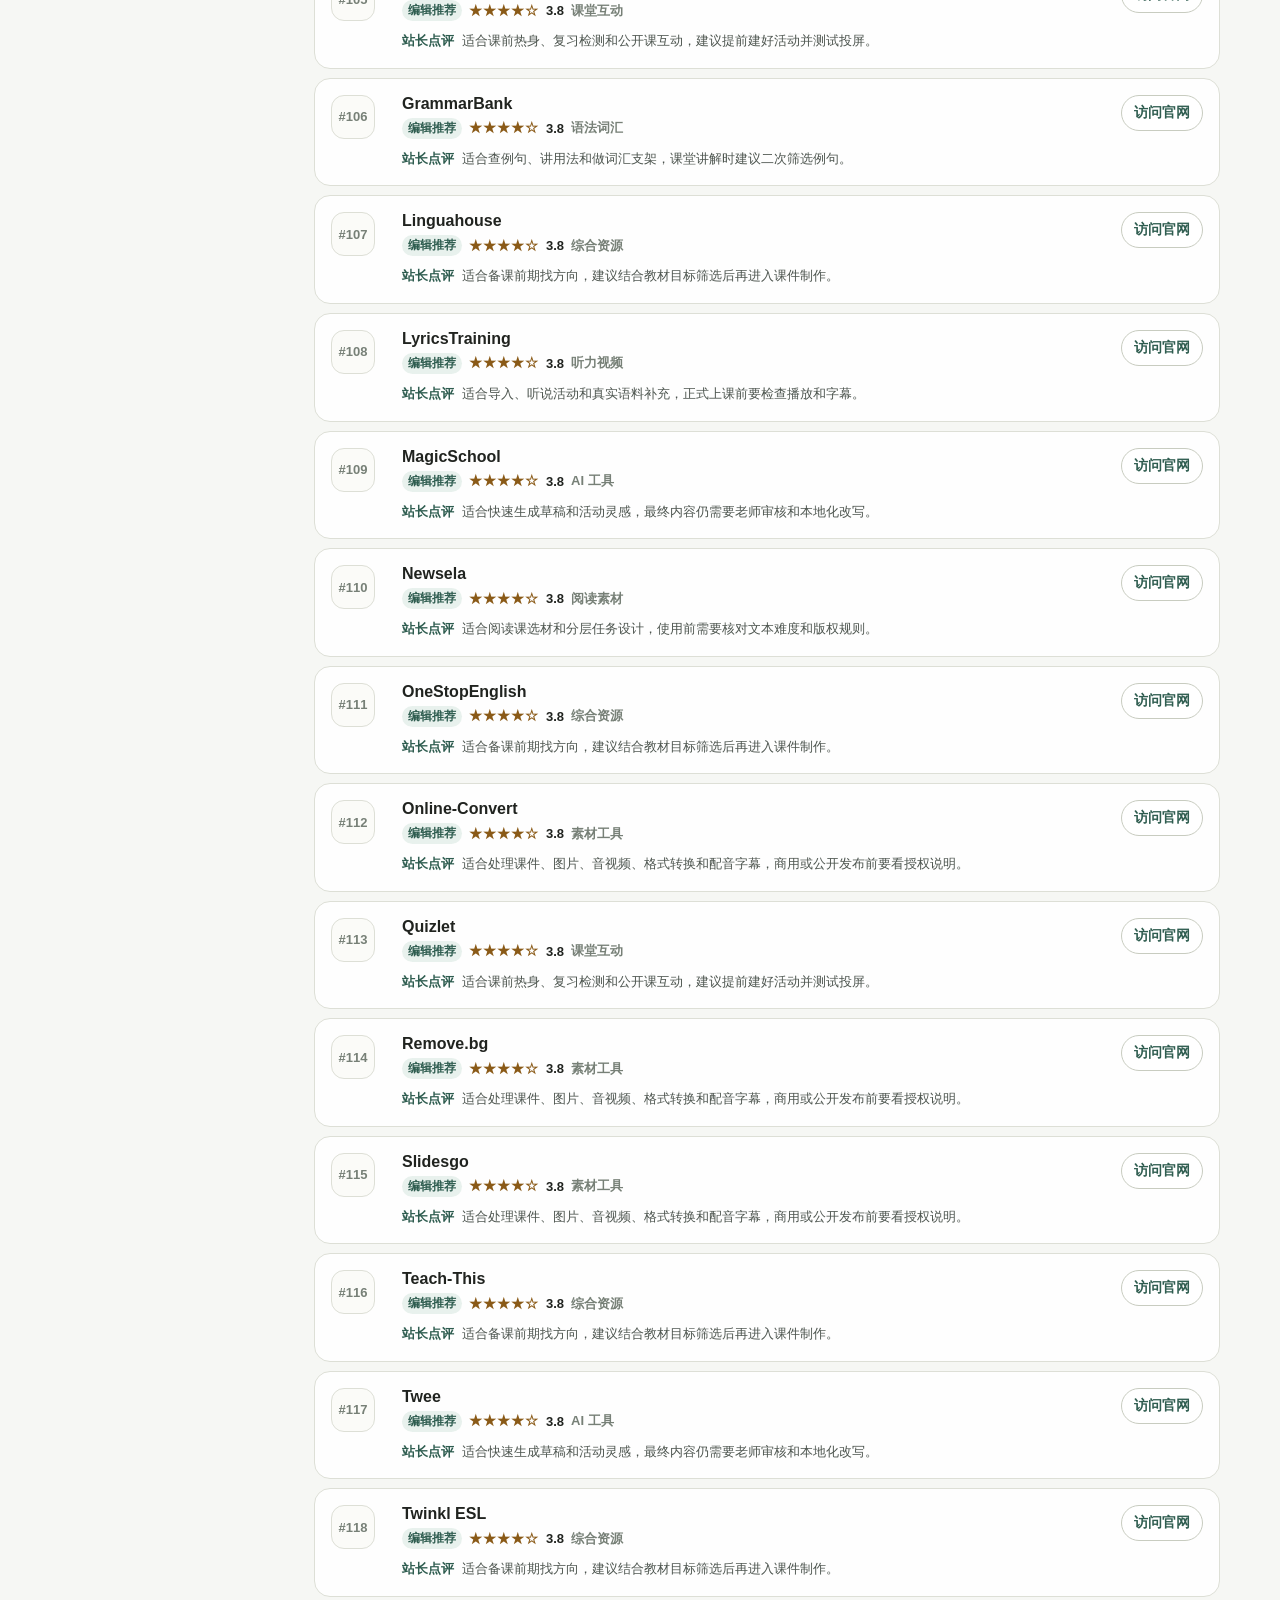
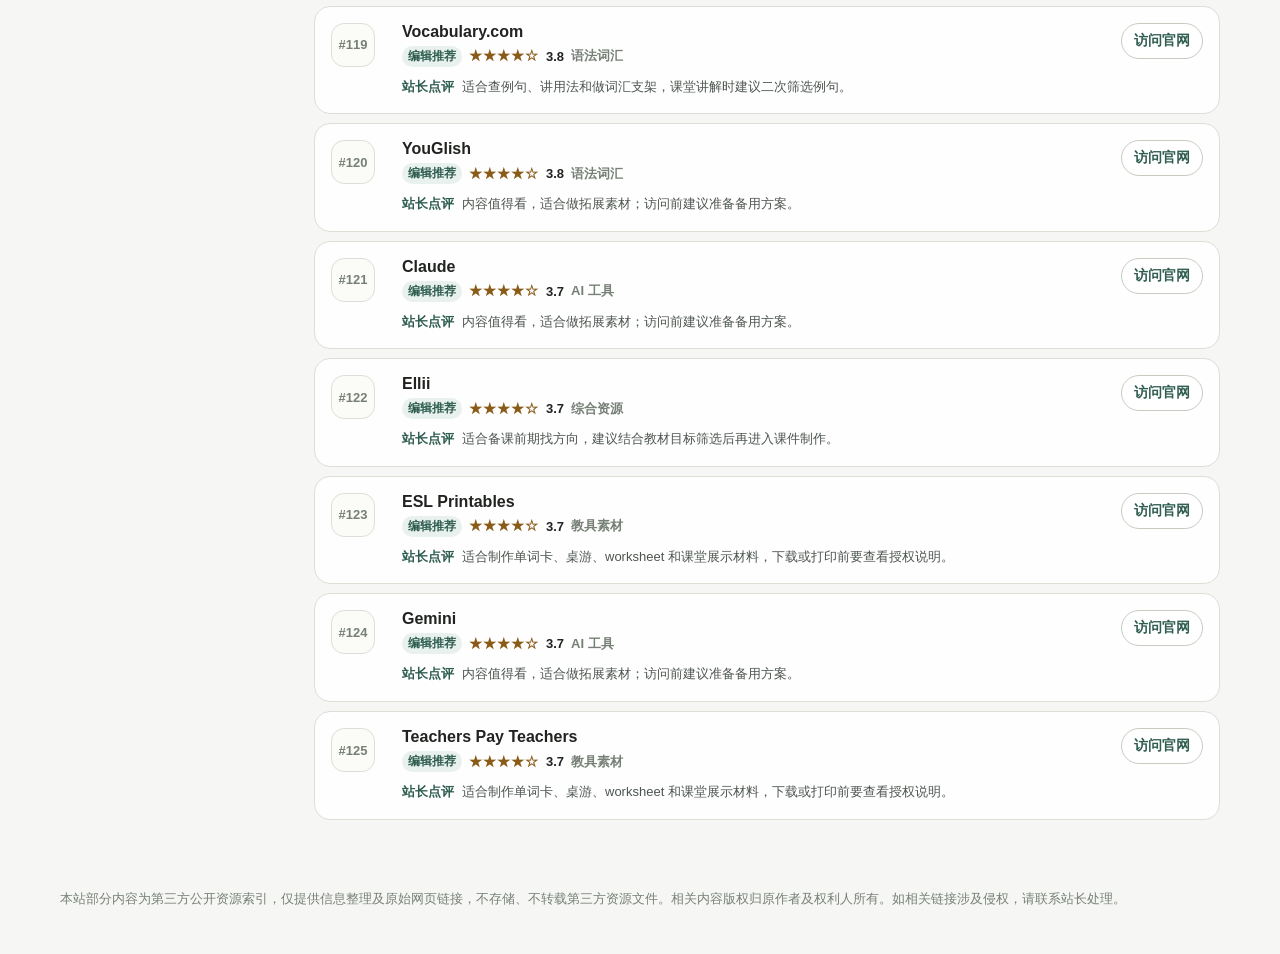
<file: resources.html>
<!doctype html>
<html lang="zh-CN">
<head>
  <meta charset="utf-8">
  <meta name="viewport" content="width=device-width, initial-scale=1">
  <title>资源导航 - 筑巢英语</title>
  <link rel="canonical" href="https://teacher.nestenglish.com/resources.html">
  <meta property="og:url" content="https://teacher.nestenglish.com/resources.html">
  <meta property="og:title" content="资源导航 - 筑巢英语">
  <meta property="og:type" content="website">
  <meta property="og:image" content="https://teacher.nestenglish.com/assets/nest-logo.png">
  <meta name="twitter:card" content="summary">
  <meta name="description" content="按备课任务整理的英语教学网站入口导航，支持搜索、分类和标签筛选，含编辑点评与访问状态提醒。">
  <link rel="icon" type="image/png" href="assets/nest-logo.png">
  <link rel="stylesheet" href="app.css?v=24">
</head>
<body>
  <header class="topbar">
    <div class="wrap topbar-inner">
      <a class="brand" href="index.html"><span class="brand-mark"><img src="assets/nest-logo.png" alt=""></span><span>筑巢英语备课资源库</span></a>
      <nav class="nav" aria-label="主导航"><a href="index.html">首页</a><a class="active" href="resources.html">资源</a><a href="tutorials.html">教程</a><a href="development.html">发展</a></nav>
      <a class="partner" href="business.html">联系站长</a>
    </div>
  </header>

  <main>
    <section class="page-hero">
      <div class="wrap">
        <h1>搜索资源</h1>
        <p class="lead">像搜索结果一样浏览备课网站。评分和点评为本站编辑判断，第三方网站只做整理、点评和跳转。</p>
      </div>
    </section>

    <section class="section">
      <div class="wrap directory">
        <aside class="filters" aria-label="资源筛选">
          <div class="filter-title">资源目录</div>
          <div class="filter-list" data-filters></div>
        </aside>

        <div>
          <div class="resource-toolbar">
            <input data-resource-search aria-label="搜索资源" placeholder="搜索网站、分类、标签或使用场景">
            <select data-resource-sort aria-label="资源排序">
              <option value="rating">按推荐指数</option>
              <option value="name">按名称</option>
              <option value="category">按分类</option>
            </select>
          </div>
          <div class="quick-filter-label">标签筛选</div>
          <div class="quick-filter-bar" data-quick-filters aria-label="标签筛选"></div>
          <div class="result-summary" data-result-summary></div>
          <div class="resource-list" data-resource-list></div>
        </div>
      </div>
    </section>
  </main>

  <div class="detail-panel" data-detail-panel hidden role="dialog" aria-modal="true" aria-label="资源详情">
    <div class="detail-backdrop" data-close-detail></div>
    <aside class="detail-sheet" aria-label="资源详情">
      <button class="detail-close" type="button" data-close-detail>关闭</button>
      <div data-detail-content></div>
    </aside>
  </div>

  <footer>
    <div class="wrap">
      <div>本站部分内容为第三方公开资源索引，仅提供信息整理及原始网页链接，不存储、不转载第三方资源文件。相关内容版权归原作者及权利人所有。如相关链接涉及侵权，请联系站长处理。</div>
    </div>
  </footer>

  <script src="resources-data.js?v=10"></script>
  <script src="resources.js?v=13"></script>
</body>
</html>
</file>
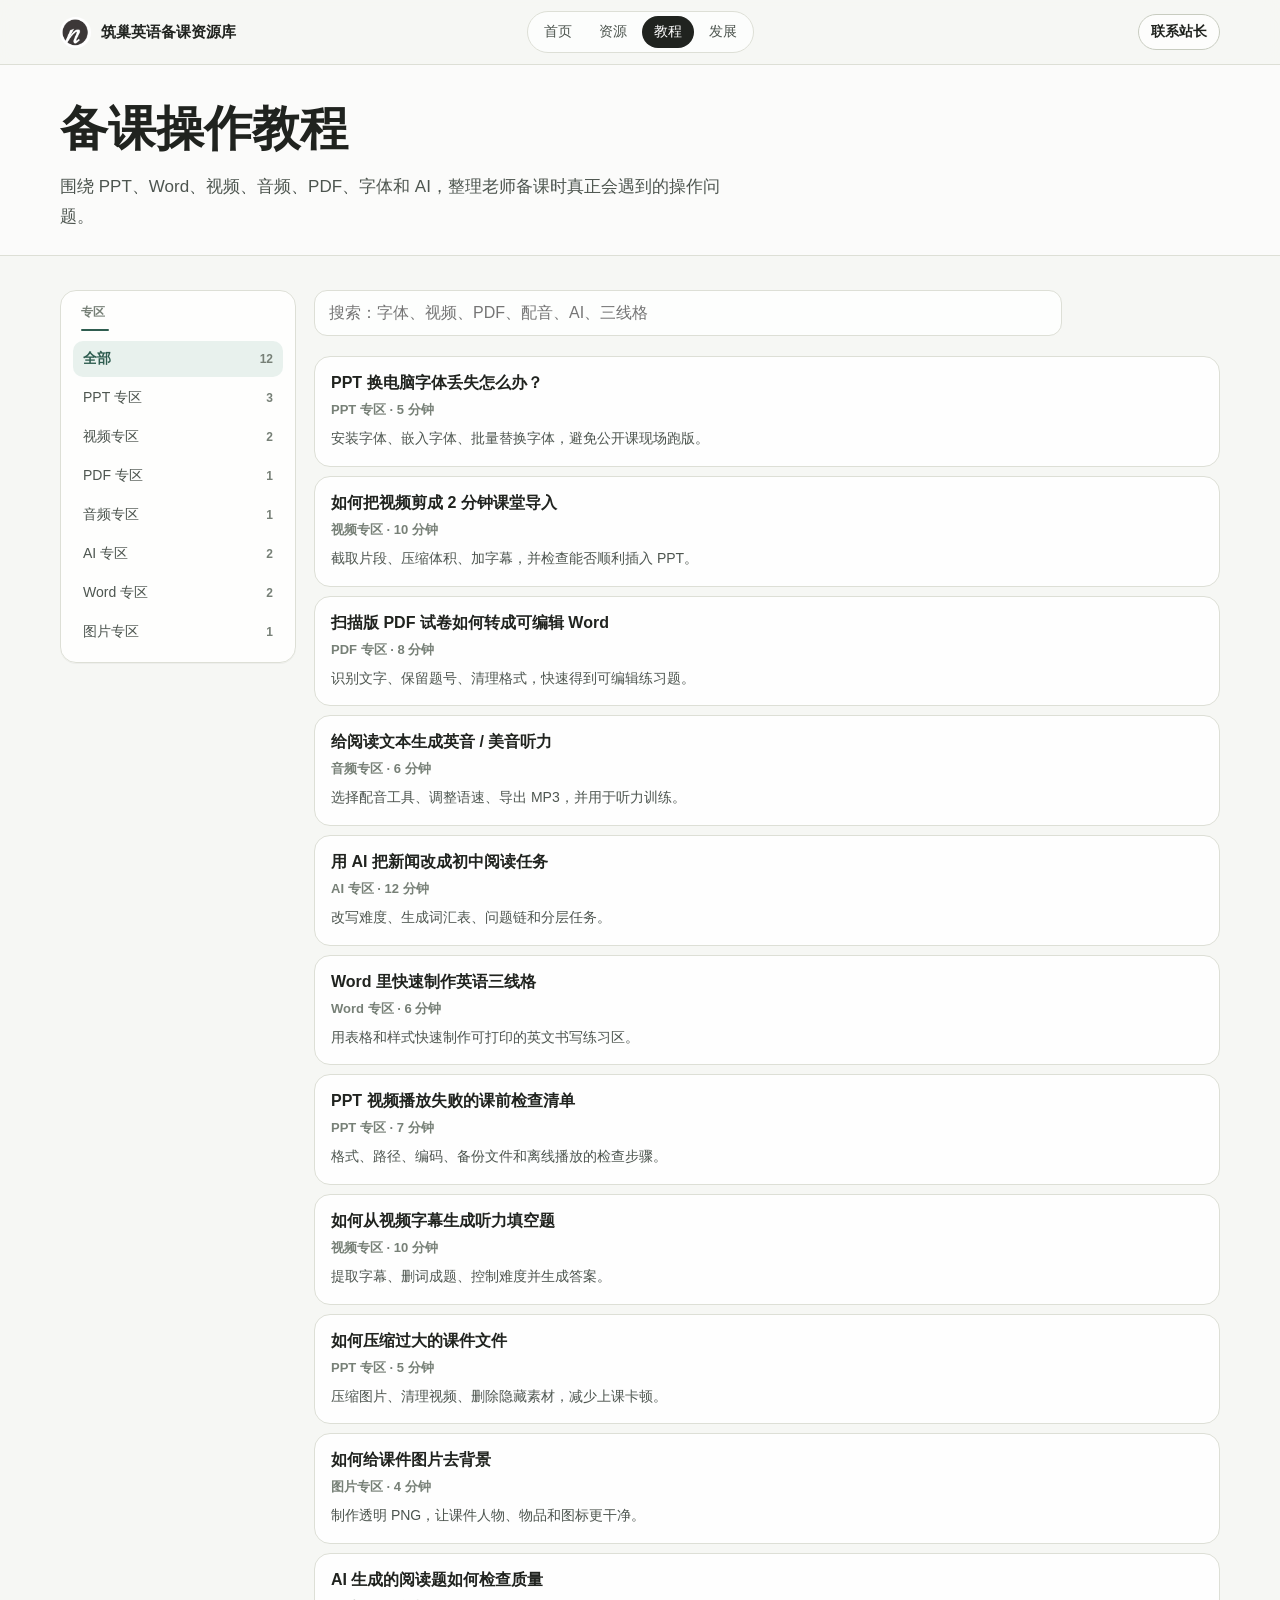
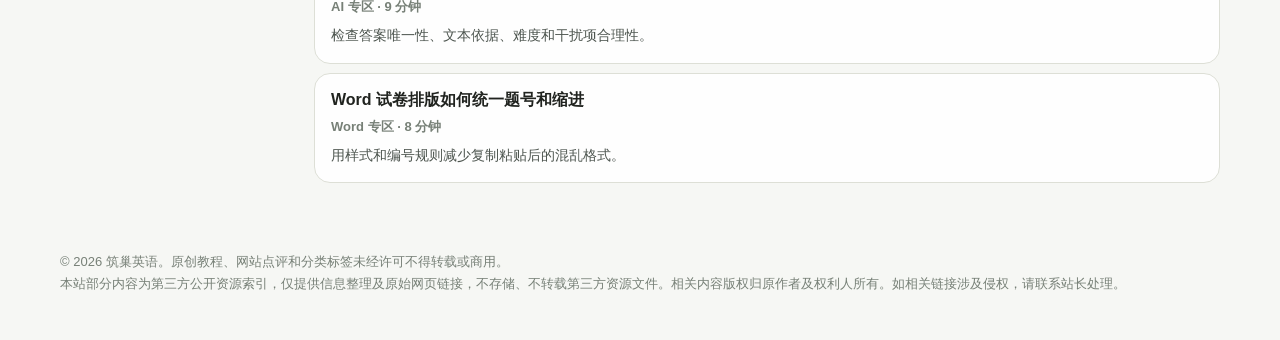
<file: tutorials.html>
<!doctype html>
<html lang="zh-CN">
<head>
  <meta charset="utf-8">
  <meta name="viewport" content="width=device-width, initial-scale=1">
  <title>原创教程 - 筑巢英语</title>
  <link rel="canonical" href="https://teacher.nestenglish.com/tutorials.html">
  <meta property="og:url" content="https://teacher.nestenglish.com/tutorials.html">
  <meta property="og:title" content="原创教程 - 筑巢英语">
  <meta property="og:type" content="website">
  <meta property="og:image" content="https://teacher.nestenglish.com/assets/nest-logo.png">
  <meta name="twitter:card" content="summary">
  <meta name="description" content="围绕 PPT、Word、视频、音频、PDF、字体和 AI 的英语备课原创操作教程。">
  <link rel="icon" type="image/png" href="assets/nest-logo.png">
  <link rel="stylesheet" href="app.css?v=24">
</head>
<body>
  <header class="topbar">
    <div class="wrap topbar-inner">
      <a class="brand" href="index.html"><span class="brand-mark"><img src="assets/nest-logo.png" alt=""></span><span>筑巢英语备课资源库</span></a>
      <nav class="nav" aria-label="主导航"><a href="index.html">首页</a><a href="resources.html">资源</a><a class="active" href="tutorials.html">教程</a><a href="development.html">发展</a></nav>
      <a class="partner" href="business.html">联系站长</a>
    </div>
  </header>

  <main>
    <section class="page-hero">
      <div class="wrap">
        <h1>备课操作教程</h1>
        <p class="lead">围绕 PPT、Word、视频、音频、PDF、字体和 AI，整理老师备课时真正会遇到的操作问题。</p>
      </div>
    </section>

    <section class="section">
      <div class="wrap tutorial-directory">
        <aside class="filters" aria-label="教程专区">
          <div class="filter-title">专区</div>
          <div class="filter-list" data-tutorial-filters></div>
        </aside>

        <div class="tutorial-main">
          <div class="resource-toolbar">
            <input data-tutorial-search aria-label="搜索教程" placeholder="搜索：字体、视频、PDF、配音、AI、三线格">
          </div>
          <div class="article-list" data-tutorial-list></div>
        </div>
      </div>
    </section>
  </main>

  <div class="detail-panel" data-tutorial-panel hidden role="dialog" aria-modal="true" aria-label="教程详情">
    <div class="detail-backdrop" data-close-tutorial></div>
    <aside class="detail-sheet" aria-label="教程详情">
      <button class="detail-close" type="button" data-close-tutorial>关闭</button>
      <div data-tutorial-detail></div>
    </aside>
  </div>

  <footer>
    <div class="wrap">
      <div>© 2026 筑巢英语。原创教程、网站点评和分类标签未经许可不得转载或商用。</div>
      <div>本站部分内容为第三方公开资源索引，仅提供信息整理及原始网页链接，不存储、不转载第三方资源文件。相关内容版权归原作者及权利人所有。如相关链接涉及侵权，请联系站长处理。</div>
    </div>
  </footer>

  <script src="tutorials-data.js?v=4"></script>
  <script src="tutorials.js?v=6"></script>
</body>
</html>
</file>
<file: app.css>
:root {
  --bg: #f6f7f4;
  --paper: #ffffff;
  --paper-soft: #fbfbf8;
  --ink: #20231f;
  --text: #4d554f;
  --muted: #778077;
  --line: #dddfd6;
  --line-strong: #c8ccc0;
  --accent: #2f5d50;
  --accent-soft: #e8f1ed;
  --amber: #8a5a17;
  --amber-soft: #f8efd9;
  --shadow: 0 1px 0 rgba(32, 35, 31, .04), 0 18px 42px rgba(32, 35, 31, .07);
}

* { box-sizing: border-box; }
html { scroll-behavior: smooth; }
body {
  margin: 0;
  color: var(--ink);
  background: var(--bg);
  font-family: -apple-system, BlinkMacSystemFont, "Segoe UI", "Microsoft YaHei", sans-serif;
  text-rendering: optimizeLegibility;
}

body.detail-open {
  overflow: hidden;
}

::selection { background: #cfe3dc; color: var(--ink); }
::-webkit-scrollbar { width: 10px; height: 10px; }
::-webkit-scrollbar-thumb { background: #c7cbbf; border-radius: 999px; border: 2px solid var(--bg); }
::-webkit-scrollbar-track { background: transparent; }

a { color: inherit; text-decoration: none; }
button, input { font: inherit; }
button:focus-visible, a:focus-visible, input:focus-visible {
  outline: 2px solid rgba(47, 93, 80, .45);
  outline-offset: 2px;
}

.wrap {
  width: min(1160px, calc(100% - 40px));
  margin: 0 auto;
}

.topbar {
  position: sticky;
  top: 0;
  z-index: 20;
  border-bottom: 1px solid var(--line);
  background: rgba(246, 247, 244, .92);
  backdrop-filter: blur(14px);
}

.topbar-inner {
  min-height: 64px;
  display: grid;
  grid-template-columns: minmax(210px, 1fr) auto minmax(110px, 1fr);
  align-items: center;
  gap: 18px;
}

.brand {
  display: inline-flex;
  align-items: center;
  gap: 10px;
  width: fit-content;
  font-size: 15px;
  font-weight: 850;
  white-space: nowrap;
}

.brand-mark {
  width: 31px;
  height: 31px;
  display: grid;
  place-items: center;
  overflow: hidden;
  border-radius: 999px;
  background: var(--ink);
}

.brand-mark img {
  width: 100%;
  height: 100%;
  object-fit: cover;
  display: block;
}

.nav {
  display: inline-flex;
  justify-content: center;
  gap: 3px;
  padding: 4px;
  border: 1px solid var(--line);
  border-radius: 999px;
  background: rgba(255, 255, 255, .68);
  color: var(--text);
  font-size: 14px;
}

.nav a {
  min-width: 52px;
  padding: 7px 12px;
  border-radius: 999px;
  text-align: center;
  transition: background .16s ease, color .16s ease;
}

.nav a:hover,
.nav a.active {
  background: var(--ink);
  color: #fff;
}

.partner {
  justify-self: end;
  display: inline-flex;
  align-items: center;
  min-height: 36px;
  padding: 0 12px;
  border: 1px solid var(--line-strong);
  border-radius: 999px;
  background: rgba(255, 255, 255, .76);
  color: var(--ink);
  font-size: 14px;
  font-weight: 800;
  white-space: nowrap;
}

.partner:hover,
.partner.active {
  border-color: rgba(47, 93, 80, .42);
  background: var(--accent-soft);
  color: var(--accent);
}

.hero { padding: 66px 0 34px; }
.index-hero .wrap {
  display: grid;
  grid-template-columns: minmax(0, 740px) minmax(250px, 1fr);
  gap: 36px;
  align-items: end;
}

.index-hero .wrap::after {
  content: "使用规则\A 只做入口整理，不托管第三方资源\A 标注访问状态，优先国内常用\A 原创教程单独沉淀";
  white-space: pre-line;
  align-self: center;
  display: flex;
  align-items: center;
  min-height: 0;
  padding: 18px;
  border: 1px solid var(--line);
  border-radius: 16px;
  background: rgba(255, 255, 255, .76);
  box-shadow: 0 1px 0 rgba(32, 35, 31, .04), 0 12px 28px rgba(32, 35, 31, .05);
  color: var(--text);
  font-size: 13px;
  line-height: 1.85;
  font-weight: 750;
}

.page-hero {
  padding: 38px 0 24px;
  border-bottom: 1px solid var(--line);
  background: rgba(255, 255, 255, .58);
}

h1 {
  max-width: 760px;
  margin: 0;
  font-size: clamp(38px, 5.2vw, 62px);
  line-height: 1.08;
  letter-spacing: 0;
}

.page-hero h1 { font-size: clamp(32px, 4.5vw, 48px); }
.lead {
  max-width: 690px;
  margin: 17px 0 0;
  color: var(--text);
  font-size: 17px;
  line-height: 1.75;
}

.search {
  max-width: 720px;
  min-height: 58px;
  margin: 28px 0 0;
  display: grid;
  grid-template-columns: 1fr auto;
  gap: 8px;
  padding: 6px;
  border: 1px solid var(--line-strong);
  border-radius: 15px;
  background: rgba(255, 255, 255, .86);
  box-shadow: var(--shadow);
}

.search input {
  min-width: 0;
  border: 0;
  outline: 0;
  padding: 0 13px;
  background: transparent;
  color: var(--ink);
}

.button,
.search button {
  min-height: 44px;
  display: inline-flex;
  align-items: center;
  justify-content: center;
  padding: 0 18px;
  border: 0;
  border-radius: 11px;
  background: var(--accent);
  color: #fff;
  font-weight: 850;
  cursor: pointer;
  transition: transform .16s ease, background .16s ease;
}

.button:hover,
.search button:hover {
  background: #254b41;
  transform: translateY(-1px);
}

.quick {
  display: flex;
  flex-wrap: wrap;
  gap: 8px;
  margin-top: 15px;
}

.quick a,
.chip {
  padding: 7px 10px;
  border: 1px solid var(--line);
  border-radius: 999px;
  background: rgba(255, 255, 255, .72);
  color: var(--text);
  font-size: 13px;
  font-weight: 700;
}

.quick a:hover,
.chip:hover {
  border-color: rgba(47, 93, 80, .32);
  color: var(--accent);
}

.section { padding: 34px 0; }
.section-head {
  display: flex;
  align-items: end;
  justify-content: space-between;
  gap: 18px;
  margin-bottom: 14px;
}

h2 {
  margin: 0;
  font-size: 23px;
  line-height: 1.25;
  letter-spacing: 0;
}

.section-desc {
  margin: 7px 0 0;
  color: var(--muted);
  line-height: 1.65;
}

.more {
  color: var(--accent);
  font-size: 14px;
  font-weight: 800;
  white-space: nowrap;
}

.category-grid {
  display: grid;
  grid-template-columns: 1.25fr 1fr 1fr;
  gap: 0;
  border: 1px solid var(--line);
  border-radius: 18px;
  overflow: hidden;
  background: var(--paper);
  box-shadow: var(--shadow);
}

.category {
  min-height: 132px;
  padding: 18px;
  border-right: 1px solid var(--line);
  border-bottom: 1px solid var(--line);
  background: var(--paper);
  transition: background .16s ease;
}

.category:nth-child(3n) { border-right: 0; }
.category:nth-last-child(-n+2) { border-bottom: 0; }
.category:first-child {
  grid-row: span 2;
  min-height: 265px;
  background: var(--accent-soft);
}

.category:hover { background: var(--paper-soft); }
.category-top {
  display: flex;
  align-items: baseline;
  justify-content: space-between;
  gap: 12px;
  margin-bottom: 10px;
}

.category b {
  font-size: 16px;
  line-height: 1.35;
}

.count {
  color: var(--muted);
  font-size: 12px;
  font-weight: 850;
}

.category p {
  margin: 0;
  color: var(--text);
  font-size: 14px;
  line-height: 1.62;
}

.path-grid {
  display: grid;
  grid-template-columns: 1.25fr 1fr 1fr;
  grid-auto-rows: minmax(132px, auto);
  gap: 0;
  border: 1px solid var(--line);
  border-radius: 18px;
  overflow: hidden;
  background: var(--paper);
  box-shadow: var(--shadow);
}

.path-card {
  min-height: 132px;
  display: flex;
  flex-direction: column;
  justify-content: space-between;
  padding: 18px;
  border-right: 1px solid var(--line);
  border-bottom: 1px solid var(--line);
  background: var(--paper);
  transition: background .16s ease;
}

.path-card:first-child {
  grid-row: span 2;
  min-height: 265px;
  background: var(--accent-soft);
}

.path-card:nth-child(3) {
  border-right: 0;
}

.path-card:nth-child(4) {
  border-bottom: 0;
}

.path-card:hover {
  background: var(--paper-soft);
}

.path-card b {
  font-size: 18px;
  line-height: 1.3;
}

.path-card p {
  margin: 18px 0 0;
  color: var(--text);
  font-size: 14px;
  line-height: 1.65;
}

.directory,
.tutorial-directory {
  display: grid;
  grid-template-columns: 236px minmax(0, 1fr);
  gap: 18px;
  align-items: start;
}

.filters {
  position: sticky;
  top: 82px;
  padding: 12px;
  border: 1px solid var(--line);
  border-radius: 16px;
  background: rgba(255, 255, 255, .82);
  box-shadow: 0 1px 0 rgba(32, 35, 31, .04);
}

.filter-title {
  margin: 1px 8px 10px;
  color: var(--muted);
  font-size: 12px;
  font-weight: 900;
}

.filter-title::after {
  content: "";
  display: block;
  width: 28px;
  height: 2px;
  margin-top: 8px;
  border-radius: 999px;
  background: var(--accent);
}

.filter-list {
  display: grid;
  gap: 3px;
}

.filter {
  display: flex;
  align-items: center;
  justify-content: space-between;
  gap: 10px;
  width: 100%;
  padding: 9px 10px;
  border: 0;
  border-radius: 10px;
  background: transparent;
  color: var(--text);
  font-size: 14px;
  text-align: left;
  cursor: pointer;
  transition: background .16s ease, color .16s ease, transform .16s ease;
}

.filter span:last-child {
  color: var(--muted);
  font-size: 12px;
  font-weight: 850;
}

.filter.active,
.filter:hover {
  background: var(--accent-soft);
  color: var(--accent);
}

.filter.active {
  font-weight: 900;
}

.resource-toolbar {
  display: grid;
  grid-template-columns: minmax(0, 1fr) 148px;
  gap: 10px;
  margin-bottom: 10px;
}

.resource-toolbar input {
  width: 100%;
  min-height: 46px;
  padding: 0 14px;
  border: 1px solid var(--line);
  border-radius: 13px;
  background: rgba(255, 255, 255, .84);
  color: var(--ink);
}

.resource-toolbar select {
  width: 100%;
  min-height: 46px;
  padding: 0 12px;
  border: 1px solid var(--line);
  border-radius: 13px;
  background: rgba(255, 255, 255, .84);
  color: var(--ink);
  cursor: pointer;
}

.resource-toolbar input:focus,
.resource-toolbar select:focus {
  border-color: rgba(47, 93, 80, .42);
  outline: 0;
}

.quick-filter-bar {
  display: flex;
  flex-wrap: wrap;
  gap: 7px;
  margin: 0 0 10px;
}

.quick-filter-label {
  margin: 0 0 7px;
  color: var(--muted);
  font-size: 12px;
  font-weight: 900;
}

.quick-filter {
  min-height: 36px;
  padding: 0 11px;
  border: 1px solid var(--line);
  border-radius: 999px;
  background: rgba(255, 255, 255, .72);
  color: var(--text);
  font-size: 13px;
  font-weight: 750;
  cursor: pointer;
}

.quick-filter:hover,
.quick-filter.active {
  border-color: rgba(47, 93, 80, .34);
  background: var(--accent-soft);
  color: var(--accent);
}

.result-summary {
  margin: 0 0 10px;
  color: var(--muted);
  font-size: 13px;
  line-height: 1.6;
}

.empty {
  padding: 18px;
  border: 1px dashed var(--line-strong);
  border-radius: 14px;
  background: rgba(255, 255, 255, .78);
  color: var(--muted);
}

.resource-list,
.article-list {
  display: grid;
  gap: 9px;
}

.resource {
  display: grid;
  grid-template-columns: 46px minmax(0, 1fr) auto;
  gap: 13px;
  align-items: center;
  padding: 14px;
  border: 1px solid var(--line);
  border-radius: 16px;
  background: rgba(255, 255, 255, .9);
  transition: border-color .16s ease, transform .16s ease, box-shadow .16s ease;
}

.resource:hover {
  border-color: rgba(47, 93, 80, .28);
  box-shadow: 0 10px 28px rgba(32, 35, 31, .07);
  transform: translateY(-1px);
}

.result-card {
  grid-template-columns: 58px minmax(0, 1fr) auto;
  align-items: start;
  padding: 16px;
}

.rank {
  width: 44px;
  height: 44px;
  display: grid;
  place-items: center;
  border: 1px solid var(--line);
  border-radius: 13px;
  background: var(--paper-soft);
  color: var(--muted);
  font-size: 13px;
  font-weight: 900;
  font-variant-numeric: tabular-nums;
}

.result-body {
  min-width: 0;
}

.avatar {
  width: 46px;
  height: 46px;
  display: grid;
  place-items: center;
  border: 1px solid var(--line);
  border-radius: 13px;
  background: var(--paper-soft);
  color: var(--ink);
  font-size: 13px;
  font-weight: 900;
}

.avatar.blue,
.avatar.green {
  background: var(--accent-soft);
  color: var(--accent);
}

.avatar.amber {
  background: var(--amber-soft);
  color: var(--amber);
}

.resource-title {
  display: flex;
  flex-wrap: wrap;
  align-items: center;
  gap: 6px;
  margin-bottom: 5px;
  font-size: 16px;
  font-weight: 900;
}

.resource-title a {
  color: var(--ink);
}

.resource-title a:hover {
  color: var(--accent);
  text-decoration: underline;
  text-underline-offset: 3px;
}

.rating-row {
  display: flex;
  flex-wrap: wrap;
  align-items: center;
  gap: 7px;
  margin: 0 0 8px;
  color: var(--muted);
  font-size: 13px;
  font-weight: 750;
}

.rating-label {
  padding: 2px 6px;
  border-radius: 999px;
  background: var(--accent-soft);
  color: var(--accent);
  font-size: 12px;
  font-weight: 850;
}

.rating-row strong {
  color: var(--ink);
  font-variant-numeric: tabular-nums;
}

.stars {
  color: var(--amber);
  letter-spacing: 1px;
}

.tag {
  padding: 3px 7px;
  border: 1px solid transparent;
  border-radius: 999px;
  background: #eef0ea;
  color: var(--muted);
  font-size: 12px;
  font-weight: 800;
}

.tag.good {
  background: var(--accent-soft);
  color: var(--accent);
}

.tag.warn {
  background: var(--amber-soft);
  color: var(--amber);
}

.resource p {
  margin: 0;
  color: var(--muted);
  font-size: 14px;
  line-height: 1.58;
}

.editor-note {
  margin-top: 10px;
  display: grid;
  grid-template-columns: auto minmax(0, 1fr);
  gap: 8px;
  align-items: start;
  color: var(--text);
  font-size: 13px;
  line-height: 1.58;
}

.editor-note b {
  color: var(--accent);
  font-weight: 900;
  white-space: nowrap;
}

.editor-note span {
  color: var(--text);
}

.visit {
  min-height: 36px;
  display: inline-flex;
  align-items: center;
  padding: 0 12px;
  border: 1px solid var(--line-strong);
  border-radius: 999px;
  background: #fff;
  color: var(--accent);
  font-size: 14px;
  font-weight: 850;
  white-space: nowrap;
}

.visit:hover {
  border-color: rgba(47, 93, 80, .42);
  background: var(--accent-soft);
}

.detail-panel[hidden] {
  display: none;
}

.detail-panel {
  position: fixed;
  inset: 0;
  z-index: 40;
  display: grid;
  grid-template-columns: minmax(0, 1fr) minmax(720px, min(76vw, 980px));
}

.detail-backdrop {
  background: rgba(32, 35, 31, .28);
}

.detail-sheet {
  min-width: 0;
  height: 100dvh;
  overflow: auto;
  padding: 28px clamp(24px, 4vw, 48px) 40px;
  border-left: 1px solid var(--line);
  background: var(--bg);
  box-shadow: -18px 0 42px rgba(32, 35, 31, .12);
}

.detail-close {
  min-height: 36px;
  margin-bottom: 18px;
  padding: 0 12px;
  border: 1px solid var(--line);
  border-radius: 999px;
  background: #fff;
  color: var(--text);
  font-weight: 800;
  cursor: pointer;
}

.detail-head {
  display: grid;
  grid-template-columns: 54px minmax(0, 1fr);
  gap: 14px;
  align-items: start;
  max-width: 760px;
}

.detail-rank {
  width: 54px;
  height: 54px;
  color: var(--accent);
  background: var(--accent-soft);
}

.detail-head h2 {
  margin: 0;
  font-size: clamp(28px, 4vw, 46px);
  line-height: 1.08;
}

.detail-desc {
  margin: 16px 0 0;
  max-width: 760px;
  color: var(--text);
  font-size: 17px;
  line-height: 1.75;
}

.detail-tags {
  display: flex;
  flex-wrap: wrap;
  gap: 6px;
  margin-top: 14px;
}

.detail-section {
  margin-top: 16px;
  padding: 16px;
  border: 1px solid var(--line);
  border-radius: 14px;
  background: rgba(255, 255, 255, .88);
}

.detail-section b {
  display: block;
  margin-bottom: 8px;
  font-size: 15px;
}

.detail-section p,
.detail-section ol,
.detail-section ul {
  margin: 0;
  color: var(--text);
  font-size: 14px;
  line-height: 1.7;
}

.detail-section ol,
.detail-section ul {
  padding-left: 20px;
}

.muted-section {
  background: var(--paper-soft);
}

.detail-visit {
  width: 100%;
  margin-top: 16px;
}

.detail-hero-grid {
  display: grid;
  grid-template-columns: minmax(0, 1.05fr) minmax(260px, .95fr);
  gap: 18px;
  align-items: stretch;
  margin: 22px 0 18px;
}

.detail-hero-compact {
  grid-template-columns: minmax(0, 1fr);
  max-width: 760px;
}

.detail-visual {
  min-height: 220px;
  position: relative;
  overflow: hidden;
  padding: 18px;
  border: 1px solid var(--line);
  border-radius: 16px;
  background:
    linear-gradient(135deg, rgba(232, 241, 237, .95), rgba(255, 255, 255, .72)),
    var(--paper);
}

.visual-kicker {
  color: var(--accent);
  font-size: 12px;
  font-weight: 900;
}

.visual-title {
  margin-top: 8px;
  max-width: 310px;
  font-size: 24px;
  line-height: 1.15;
  font-weight: 950;
}

.visual-flow {
  position: absolute;
  left: 18px;
  right: 18px;
  bottom: 18px;
  display: grid;
  grid-template-columns: repeat(3, minmax(0, 1fr));
  gap: 8px;
}

.visual-node {
  min-height: 68px;
  display: grid;
  align-content: center;
  gap: 4px;
  padding: 10px;
  border: 1px solid rgba(47, 93, 80, .16);
  border-radius: 13px;
  background: rgba(255, 255, 255, .78);
}

.visual-node span {
  color: var(--muted);
  font-size: 11px;
  font-weight: 850;
}

.visual-node b {
  font-size: 13px;
  line-height: 1.25;
}

.detail-meta-card {
  display: grid;
  gap: 12px;
  padding: 18px;
  border: 1px solid var(--line);
  border-radius: 16px;
  background: rgba(255, 255, 255, .9);
}

.detail-meta-card div {
  display: grid;
  gap: 4px;
}

.detail-meta-card span {
  color: var(--muted);
  font-size: 12px;
  font-weight: 850;
}

.detail-meta-card b {
  color: var(--ink);
  font-size: 15px;
  line-height: 1.35;
}

.detail-content-grid {
  display: grid;
  grid-template-columns: minmax(0, 1fr) minmax(240px, 320px);
  gap: 16px;
  align-items: start;
}

.detail-stack {
  display: grid;
  gap: 0;
}

.detail-checklist {
  display: grid;
  gap: 8px;
  margin: 0;
  padding: 0;
  list-style: none;
}

.detail-checklist li {
  display: grid;
  grid-template-columns: 24px minmax(0, 1fr);
  gap: 9px;
  color: var(--text);
  font-size: 14px;
  line-height: 1.6;
}

.detail-checklist li::before {
  content: "";
  width: 18px;
  height: 18px;
  margin-top: 2px;
  border-radius: 999px;
  background: var(--accent-soft);
  box-shadow: inset 0 0 0 5px #fff;
  border: 1px solid rgba(47, 93, 80, .28);
}

.detail-note-strip {
  margin-top: 18px;
  padding: 12px 14px;
  border: 1px solid rgba(138, 90, 23, .18);
  border-radius: 14px;
  background: var(--amber-soft);
  color: #6b4512;
  font-size: 13px;
  line-height: 1.65;
}

.tutorial-main { display: grid; gap: 10px; }
.feature-tutorial {
  min-height: 280px;
  display: flex;
  flex-direction: column;
  justify-content: end;
  padding: 22px;
  border: 1px solid var(--line);
  border-radius: 16px;
  background: rgba(255, 255, 255, .9);
  box-shadow: var(--shadow);
}

.feature-tutorial h3 {
  max-width: 560px;
  margin: 12px 0 0;
  font-size: 28px;
  line-height: 1.2;
}

.feature-tutorial p {
  max-width: 620px;
  margin: 12px 0 0;
  color: var(--text);
  line-height: 1.65;
}

.article {
  padding: 16px;
  border: 1px solid var(--line);
  border-radius: 16px;
  background: rgba(255, 255, 255, .9);
  transition: border-color .16s ease, transform .16s ease, box-shadow .16s ease;
  cursor: pointer;
}

.article:hover {
  border-color: rgba(47, 93, 80, .28);
  box-shadow: 0 10px 28px rgba(32, 35, 31, .07);
  transform: translateY(-1px);
}

.article b {
  display: block;
  margin-bottom: 6px;
  font-size: 16px;
}

.article span {
  color: var(--muted);
  font-size: 13px;
  font-weight: 700;
}

.article p {
  margin: 8px 0 0;
  color: var(--text);
  font-size: 14px;
  line-height: 1.62;
}

.tutorial-steps {
  margin: 12px 0 0;
  padding-left: 20px;
  color: var(--text);
  font-size: 14px;
  line-height: 1.7;
}

.tutorial-steps li + li {
  margin-top: 4px;
}

.topic-grid {
  display: grid;
  grid-template-columns: repeat(3, minmax(0, 1fr));
  gap: 10px;
}

.topic {
  min-height: 150px;
  padding: 18px;
  border: 1px solid var(--line);
  border-radius: 16px;
  background: rgba(255, 255, 255, .88);
  transition: border-color .16s ease, transform .16s ease, box-shadow .16s ease;
}

.topic:hover {
  border-color: rgba(47, 93, 80, .28);
  box-shadow: 0 10px 28px rgba(32, 35, 31, .07);
  transform: translateY(-1px);
}

.topic b {
  display: block;
  margin-bottom: 8px;
  font-size: 16px;
}

.topic p {
  margin: 0;
  color: var(--muted);
  line-height: 1.62;
}

.ip-grid {
  display: grid;
  grid-template-columns: repeat(2, minmax(0, 1fr));
  gap: 10px;
}

.ip-toolbar {
  grid-template-columns: 1fr;
}

.ip-card {
  min-height: 132px;
  display: grid;
  grid-template-columns: 48px minmax(0, 1fr);
  gap: 14px;
  align-items: start;
  padding: 16px;
  border: 1px solid var(--line);
  border-radius: 16px;
  background: rgba(255, 255, 255, .9);
  transition: border-color .16s ease, transform .16s ease, box-shadow .16s ease;
  cursor: pointer;
}

.ip-card:hover {
  border-color: rgba(47, 93, 80, .28);
  box-shadow: 0 10px 28px rgba(32, 35, 31, .07);
  transform: translateY(-1px);
}

.ip-card > span {
  width: 48px;
  height: 48px;
  display: grid;
  place-items: center;
  border-radius: 14px;
  background: var(--accent-soft);
  color: var(--accent);
  font-size: 13px;
  font-weight: 950;
}

.ip-card b {
  display: block;
  margin-bottom: 7px;
  color: var(--ink);
  font-size: 16px;
}

.ip-card p {
  margin: 0;
  color: var(--text);
  font-size: 14px;
  line-height: 1.62;
}

.detail-section a {
  color: var(--accent);
  font-weight: 850;
  text-decoration: underline;
  text-underline-offset: 3px;
}

.workflow-layout {
  display: grid;
  grid-template-columns: minmax(0, 1fr) 320px;
  gap: 16px;
  align-items: start;
}

.workflow-main {
  display: grid;
  gap: 10px;
}

.workflow-step {
  display: grid;
  grid-template-columns: 44px minmax(0, 1fr);
  gap: 14px;
  padding: 16px;
  border: 1px solid var(--line);
  border-radius: 16px;
  background: rgba(255, 255, 255, .88);
}

.workflow-step span {
  width: 44px;
  height: 44px;
  display: grid;
  place-items: center;
  border-radius: 13px;
  background: var(--accent-soft);
  color: var(--accent);
  font-weight: 950;
  font-variant-numeric: tabular-nums;
}

.workflow-step b,
.workflow-side b {
  display: block;
  color: var(--ink);
  font-size: 17px;
  line-height: 1.35;
}

.workflow-step p,
.workflow-side p {
  margin: 7px 0 0;
  color: var(--text);
  font-size: 14px;
  line-height: 1.68;
}

.workflow-side {
  position: sticky;
  top: 82px;
  padding: 18px;
  border: 1px solid var(--line);
  border-radius: 16px;
  background: var(--paper);
  box-shadow: 0 1px 0 rgba(32, 35, 31, .04), 0 12px 28px rgba(32, 35, 31, .05);
}

.workflow-actions {
  display: grid;
  grid-template-columns: 1fr;
  gap: 8px;
  margin-top: 16px;
}

.business {
  padding: 26px;
  border-radius: 18px;
  background: var(--ink);
  color: #fff;
  box-shadow: var(--shadow);
}

.business h2 { color: #fff; }
.business p {
  max-width: 760px;
  color: #dce1da;
  line-height: 1.75;
}

.business a {
  display: inline-flex;
  margin-top: 6px;
  padding: 10px 13px;
  border-radius: 999px;
  background: #fff;
  color: var(--ink);
  font-weight: 850;
}

.contact-layout {
  display: grid;
  grid-template-columns: minmax(280px, .9fr) minmax(0, 1.1fr);
  gap: 14px;
  align-items: stretch;
}

.contact-grid {
  display: grid;
  grid-template-columns: repeat(2, minmax(0, 1fr));
  gap: 10px;
}

.contact-card {
  min-height: 136px;
  display: flex;
  flex-direction: column;
  justify-content: space-between;
  padding: 18px;
  border: 1px solid var(--line);
  border-radius: 16px;
  background: rgba(255, 255, 255, .88);
  transition: border-color .16s ease, transform .16s ease, box-shadow .16s ease;
}

.contact-card:hover {
  border-color: rgba(47, 93, 80, .28);
  box-shadow: 0 10px 28px rgba(32, 35, 31, .07);
  transform: translateY(-1px);
}

.contact-card b {
  font-size: 16px;
}

.contact-card p {
  margin: 12px 0 0;
  color: var(--muted);
  font-size: 14px;
  line-height: 1.6;
}

footer {
  padding: 34px 0 44px;
  color: var(--muted);
  font-size: 13px;
  line-height: 1.7;
}

@media (max-width: 980px) {
  .topbar-inner { grid-template-columns: 1fr auto; }
  .brand { grid-column: 1; }
  .nav {
    grid-column: 1 / -1;
    grid-row: 2;
    justify-self: start;
  }
  .partner {
    grid-column: 2;
    grid-row: 1;
  }
  .index-hero .wrap,
  .directory,
  .tutorial-directory,
  .workflow-layout,
  .contact-layout {
    grid-template-columns: 1fr;
  }
  .index-hero .wrap::after {
    min-height: 0;
    align-self: start;
  }
  .category-grid,
  .path-grid,
  .topic-grid,
  .ip-grid {
    grid-template-columns: repeat(2, minmax(0, 1fr));
  }
  .category:first-child {
    grid-row: auto;
    min-height: 132px;
  }
  .path-card:first-child {
    grid-row: auto;
    min-height: 132px;
  }
  .path-card:nth-child(3) {
    border-right: 1px solid var(--line);
  }
  .path-card:nth-child(2n) {
    border-right: 0;
  }
  .path-card:nth-last-child(-n+2) {
    border-bottom: 0;
  }
  .category:nth-child(3n) { border-right: 1px solid var(--line); }
  .category:nth-child(2n) { border-right: 0; }
  .category:nth-last-child(-n+2) { border-bottom: 0; }
  .filters {
    position: sticky;
    top: 108px;
    z-index: 8;
    display: grid;
    grid-template-columns: auto minmax(0, 1fr);
    gap: 10px;
    align-items: center;
    padding: 9px;
    border-radius: 14px;
    background: rgba(246, 247, 244, .9);
    backdrop-filter: blur(14px);
  }
  .filter-title {
    margin: 0;
    padding: 0 6px;
    white-space: nowrap;
  }
  .filter-title::after {
    display: none;
  }
  .filter-list {
    display: flex;
    gap: 7px;
    overflow-x: auto;
    padding-bottom: 2px;
    scrollbar-width: none;
  }
  .filter-list::-webkit-scrollbar {
    display: none;
  }
  .filter {
    width: auto;
    min-height: 38px;
    flex: 0 0 auto;
    padding: 0 10px;
    border: 1px solid var(--line);
    border-radius: 999px;
    background: rgba(255, 255, 255, .72);
    white-space: nowrap;
  }
  .filter.active,
  .filter:hover {
    border-color: rgba(47, 93, 80, .34);
  }
  .filter span:last-child {
    min-width: 20px;
    padding: 1px 6px;
    border-radius: 999px;
    background: rgba(32, 35, 31, .06);
    text-align: center;
  }
  .workflow-side {
    position: static;
  }
}

@media (max-width: 700px) {
  .wrap { width: min(100% - 28px, 1160px); }
  .topbar-inner {
    min-height: 58px;
    gap: 10px;
    padding: 10px 0;
  }
  .brand span:last-child {
    max-width: 150px;
    overflow: hidden;
    text-overflow: ellipsis;
  }
  .partner {
    min-height: 34px;
    padding: 0 10px;
    font-size: 13px;
  }
  .nav {
    width: 100%;
    overflow-x: auto;
    justify-content: flex-start;
  }
  .hero { padding-top: 38px; }
  h1 { font-size: 38px; }
  .search { grid-template-columns: 1fr; }
  .resource-toolbar { grid-template-columns: 1fr; }
  .search button,
  .visit { width: 100%; }
  .filters {
    top: 114px;
    grid-template-columns: 1fr;
    gap: 7px;
    margin-inline: -2px;
  }
  .filter-title {
    padding: 0 4px;
    font-size: 11px;
  }
  .filter {
    min-height: 40px;
    padding: 0 11px;
    font-size: 13px;
  }
  .section-head,
  .resource {
    display: grid;
    grid-template-columns: 1fr;
    align-items: stretch;
  }
  .category-grid,
  .path-grid,
  .topic-grid,
  .ip-grid,
  .contact-grid {
    grid-template-columns: 1fr;
  }

  .detail-panel {
    grid-template-columns: 1fr;
  }

  .detail-backdrop {
    display: none;
  }

  .detail-sheet {
    height: 100dvh;
    border-left: 0;
    padding: 18px 16px 30px;
  }

  .detail-hero-grid,
  .detail-content-grid {
    grid-template-columns: 1fr;
  }

  .detail-visual {
    min-height: 0;
  }

  .visual-flow {
    position: static;
    grid-template-columns: 1fr;
    margin-top: 18px;
  }

  .detail-head {
    grid-template-columns: 48px minmax(0, 1fr);
  }

  .detail-rank {
    width: 48px;
    height: 48px;
  }

  .quick-filter {
    min-height: 44px;
    padding: 0 13px;
  }
  .category,
  .path-card,
  .path-card:nth-child(2n),
  .path-card:nth-child(3),
  .path-card:nth-last-child(-n+2),
  .category:nth-child(2n),
  .category:nth-child(3n),
  .category:nth-last-child(-n+2) {
    border-right: 0;
    border-bottom: 1px solid var(--line);
  }
  .category:last-child { border-bottom: 0; }
  .path-card:last-child { border-bottom: 0; }
}
</file>
